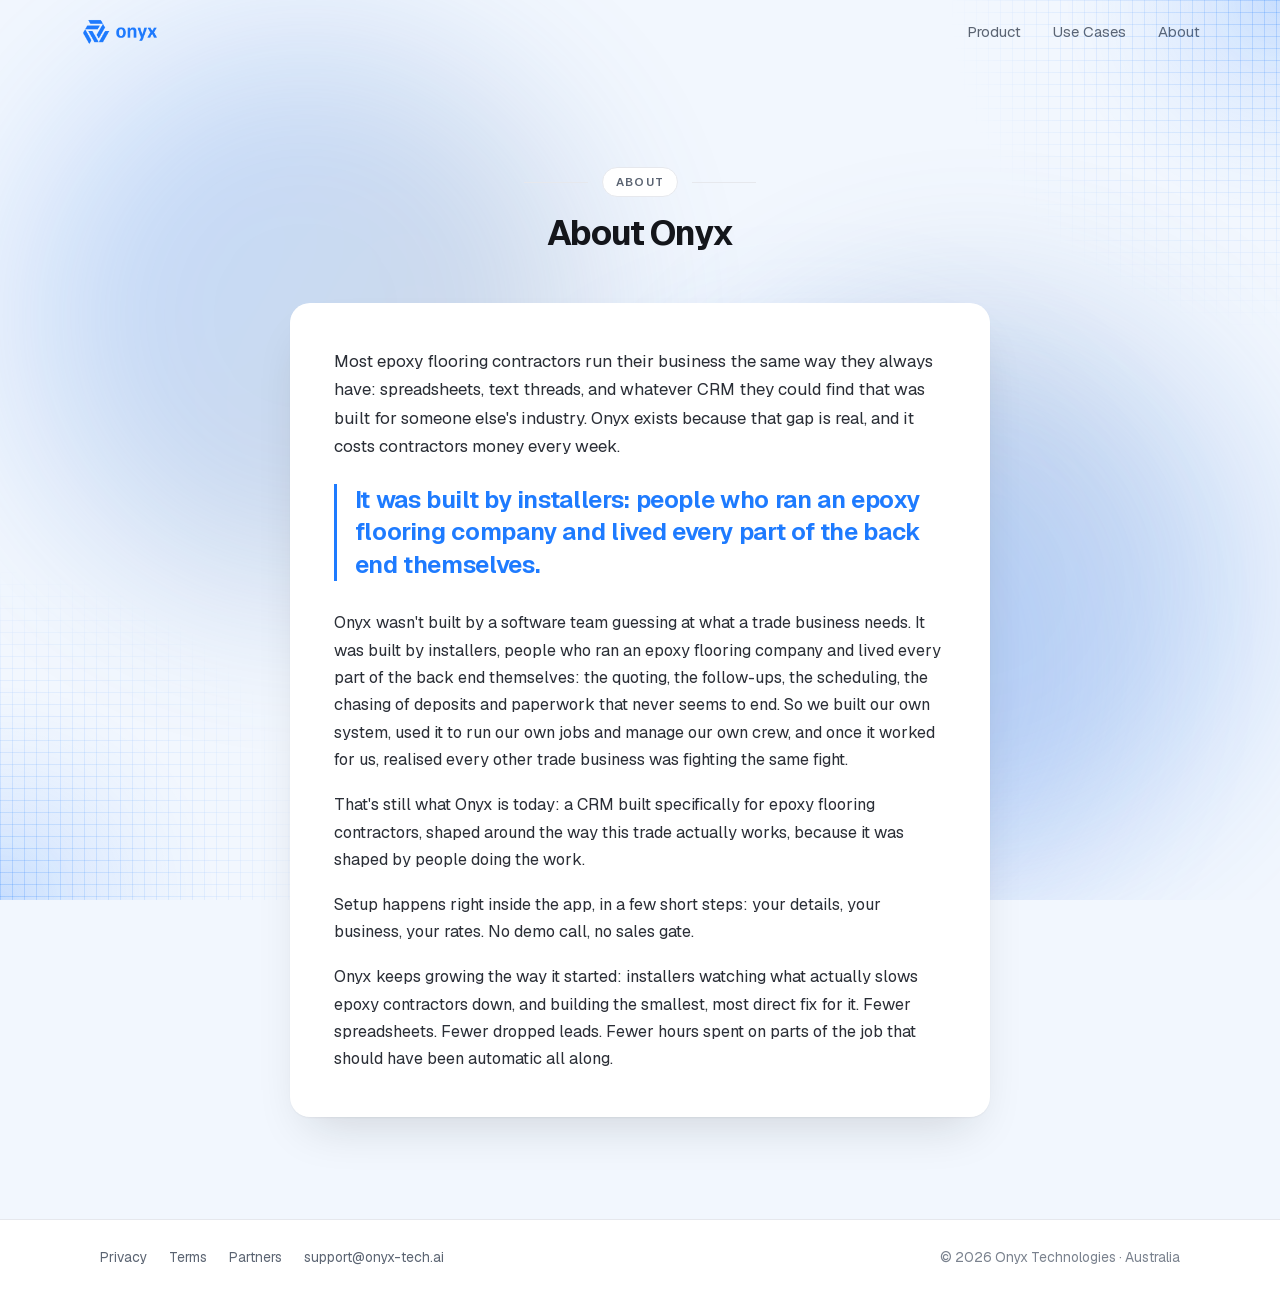
<file: about/index.html>
<!doctype html>
<html lang="en">
<head>
<meta charset="utf-8">
<meta name="viewport" content="width=device-width, initial-scale=1, viewport-fit=cover">
<title>About · Onyx</title>
<meta name="description" content="Why Onyx exists and who built it: a CRM for epoxy flooring contractors, built by installers who ran their own epoxy business.">
<link rel="icon" type="image/png" href="[data-uri]">
<link rel="apple-touch-icon" href="[data-uri]">
<meta name="theme-color" content="#F2F7FE">
<meta property="og:type" content="website">
<meta property="og:title" content="About · Onyx">
<meta property="og:description" content="Quote coatings in minutes and run every job to paid. Join the founding 500 and lock in 50% off onyx for life.">
<meta property="og:url" content="https://onyx-tech.ai/about/">
<meta property="og:site_name" content="onyx OS">
<meta property="og:image" content="https://onyx-tech.ai/og-image.png">
<meta property="og:image:width" content="1024">
<meta property="og:image:height" content="1024">
<meta property="og:image:alt" content="onyx">
<meta name="twitter:card" content="summary">
<meta name="twitter:image" content="https://onyx-tech.ai/og-image.png">
<meta name="twitter:title" content="About · Onyx">
<meta name="twitter:description" content="Join the founding 500 and lock in 50% off onyx for life.">
<style>
@font-face{font-family:'Geist';font-style:normal;font-weight:100 900;font-display:swap;src:url([data-uri]) format('woff2')}
@font-face{font-family:'Fragment Mono';font-style:normal;font-weight:400;font-display:swap;src:url([data-uri]) format('woff2')}






:root{
  /* brand tokens (source of truth) */
  --onyx-ink:#14161B;
  --onyx-blue:#1E7BFF;
  --onyx-paper:#F4F5F7;
  --onyx-surface:#0B0D12;

  /* all-white theme — white ground; blue / black / grey carry all emphasis */
  color-scheme:light;
  --ground:#FFFFFF;
  --page-base:#F2F7FE;   /* what iOS extends into the safe areas */
  --text:var(--onyx-ink);
  --muted:#5B6472;
  --subtle:#F1F3F6;
  --card:#FFFFFF;
  --line:#E6E8ED;
  --accent:var(--onyx-blue);
  --accent-press:#1665E0;
  --band-bg:#FFFFFF;
  --band-text:var(--onyx-ink);
  --band-muted:#5B6472;
  --band-line:#E6E8ED;
  --shadow:0 1px 2px rgba(20,22,27,.04), 0 12px 32px -12px rgba(20,22,27,.10);
  --shadow-lg:0 1px 2px rgba(20,22,27,.05), 0 24px 50px -18px rgba(20,22,27,.16);

  --display:'Geist',ui-sans-serif,system-ui,-apple-system,'Segoe UI',sans-serif;
  --body:'Geist',ui-sans-serif,system-ui,-apple-system,'Segoe UI',sans-serif;
  --mono:'Fragment Mono',ui-monospace,'SF Mono',Menlo,Consolas,monospace;

}
/* Deliberately single-theme (all white). No dark override, so it stays white for every viewer. */

*{box-sizing:border-box}
/* the page paints into the iOS safe areas (viewport-fit=cover), so html carries the
   same base as body — otherwise overscroll and the status/home-indicator bands
   fall back to plain white */
html{scroll-behavior:smooth;background:var(--page-base);min-height:100%}
@media (prefers-reduced-motion:reduce){html{scroll-behavior:auto}}
body{
  margin:0;background:var(--page-base);color:var(--text);
  font-family:var(--body);font-size:1.0625rem;line-height:1.6;
  -webkit-font-smoothing:antialiased;text-rendering:optimizeLegibility;
}
.wrap{width:min(1120px,92vw);margin-inline:auto}
section{padding-block:clamp(4rem,9vw,7rem)}
h1,h2,h3{font-family:var(--display);font-weight:700;letter-spacing:-0.03em;line-height:1.05;text-wrap:balance;margin:0}
p{margin:0}
a{color:inherit}
.eyebrow{font-family:var(--mono);font-weight:500;font-size:.75rem;letter-spacing:.16em;text-transform:uppercase;color:var(--muted)}
.lede{font-size:clamp(1.05rem,1.6vw,1.25rem);color:var(--muted);max-width:36ch}

/* buttons */
.btn{
  display:inline-flex;align-items:center;gap:.5rem;font-family:var(--body);font-weight:600;font-size:.975rem;
  padding:.72rem 1.15rem;border-radius:10px;border:1px solid transparent;cursor:pointer;text-decoration:none;
  transition:transform .12s ease, background .15s ease, border-color .15s ease;
}
.btn-primary{background:var(--accent);color:#fff}
.btn-primary:hover{background:var(--accent-press);transform:translateY(-1px)}
.btn-ghost{background:transparent;color:var(--text);border-color:var(--line)}
.btn-ghost:hover{border-color:var(--text);transform:translateY(-1px)}
.btn:focus-visible,a:focus-visible{outline:2px solid var(--accent);outline-offset:3px}

/* nav */
header.nav{position:sticky;top:0;z-index:50;padding-top:env(safe-area-inset-top,0px);background:transparent;border-bottom:1px solid transparent;transition:border-color .2s ease,background-color .2s ease}
/* Transparent at rest so the gradient runs to the top edge. Alex's fix is kept for the
   scrolled state: iOS renders backdrop-blur weakly, so go fully opaque once content
   actually passes under the bar, otherwise the headline ghosts through. */
header.nav.scrolled{background:var(--ground)}
/* mobile: no opaque bar — let the background run to the top edge. The nav scrolls
   away with the page instead of sticking, so nothing ghosts under the logo. */
@media (max-width:900px){
  header.nav,header.nav.scrolled{position:static;background:transparent;backdrop-filter:none;border-bottom-color:transparent}
}
header.nav.scrolled{border-bottom-color:var(--line)}
.nav-in{display:flex;align-items:center;justify-content:space-between;height:64px;gap:1.5rem}
.nav-links{display:flex;gap:clamp(1.1rem,2.5vw,2rem);list-style:none;margin:0;padding:0}
.nav-links a{font-family:var(--body);font-size:.87rem;color:var(--muted);text-decoration:none;transition:color .15s ease}
.nav-links a:hover{color:var(--text)}
@media(max-width:640px){.nav-links{display:none}}
.wordmark{font-family:var(--display);font-weight:700;font-size:1.35rem;letter-spacing:-0.04em;text-decoration:none;color:var(--text)}
.wordmark .x{color:var(--accent)}
.nav-links{display:flex;gap:2rem;align-items:center}
.nav-links a{font-size:.94rem;color:var(--muted);text-decoration:none;transition:color .15s ease}
.nav-links a:hover{color:var(--text)}
.nav-cta{display:flex;align-items:center;gap:.75rem}
@media (max-width:760px){.nav-links{display:none}}

/* hero */
.hero{padding-top:clamp(3rem,6vw,5rem)}
.hero-grid{display:grid;grid-template-columns:1.05fr .95fr;gap:clamp(2rem,5vw,4.5rem);align-items:center}
@media (max-width:900px){.hero-grid{grid-template-columns:1fr;gap:2.5rem}}
.hero h1{font-size:clamp(2.5rem,5.6vw,4.15rem);margin-top:0}
.hero .lede{margin-top:1.4rem;font-size:clamp(1.08rem,1.7vw,1.32rem);max-width:44ch;line-height:1.5}
.hero-cta{display:flex;gap:.85rem;margin-top:2rem;flex-wrap:wrap}
.reassure{display:flex;align-items:center;gap:.6rem;margin-top:1.15rem;font-family:var(--mono);font-size:.8rem;color:var(--muted)}
.reassure .dot{width:6px;height:6px;border-radius:50%;background:var(--accent);flex:none}
.wl-proof{display:flex;flex-direction:column;align-items:center;gap:.9rem;margin-top:1.6rem}
.wl-proof .avatars{display:flex;flex:none}
.wl-proof .avatars span{width:30px;height:30px;border-radius:50%;background:var(--card);border:1px solid var(--line);margin-left:-9px;display:grid;place-items:center;font-family:var(--display);font-weight:700;font-size:.66rem;color:var(--muted);box-shadow:var(--shadow)}
.wl-proof .avatars span:first-child{margin-left:0}
.wl-proof .avatars span.more{background:var(--accent);color:#fff;border-color:transparent}
.wl-proof .wl-text{font-family:var(--display);font-size:clamp(1.25rem,2.4vw,1.7rem);line-height:1.25;letter-spacing:-.02em;color:var(--text);font-weight:500}
.wl-proof .wl-text b{color:var(--accent);font-weight:700;font-size:1.1em;font-variant-numeric:tabular-nums}
.wl-proof .ns{color:var(--muted)}

/* opt-in form — appearance only. Layout lives in ONE place (the .hero-form /
   .hf-grid block below); no competing display/flex rules up here. */
.hero-form input{font-family:var(--body);font-size:1rem;padding:.82rem 1rem;border-radius:11px;border:1px solid var(--line);background:var(--card);color:var(--text);box-shadow:var(--shadow);min-width:0;width:100%}
.hero-form input::placeholder{color:var(--muted)}
.hero-form input[aria-invalid="true"]{border-color:#F0663C}
.hero-form input:focus-visible{outline:2px solid var(--accent);outline-offset:2px}
.hero-form .btn{padding-inline:1.45rem}

/* unique attention device — branded highlighter swipe on key phrases */
.hl{background-image:linear-gradient(color-mix(in srgb,var(--accent) 26%, transparent),color-mix(in srgb,var(--accent) 26%, transparent));background-repeat:no-repeat;background-position:0 82%;background-size:0% .52em;transition:background-size .7s cubic-bezier(.22,1,.36,1);padding:0 .05em;-webkit-box-decoration-break:clone;box-decoration-break:clone}
.hl.lit{background-size:100% .52em}
@media (prefers-reduced-motion:reduce){.hl{transition:none}}

/* centered single-fold hero (kinso-style format) */
/* pulled up under the transparent nav so the block centres on the true viewport
   centre rather than the centre of the space below the bar */
.hero{min-height:100dvh;display:grid;place-items:center;padding:clamp(.75rem,2.5vh,2rem) 0}
.hero-inner{width:min(720px,92vw);margin-inline:auto;text-align:center;display:flex;flex-direction:column;align-items:center}
.hero-inner .eyebrow{font-size:.8rem}
.hero-inner h1{font-size:clamp(2.4rem,6vw,4.1rem);margin-top:1.25rem;max-width:16ch}
.hero-inner .lede{margin-top:1.5rem;max-width:56ch;font-size:clamp(1.05rem,1.7vw,1.3rem);color:var(--muted);line-height:1.55}
.hero-inner .wl-proof{margin-top:2rem;justify-content:center}
.hero-form{display:flex;flex-direction:column;gap:.6rem;width:100%;max-width:34rem;margin-inline:auto}
.hf-grid{display:grid;grid-template-columns:1fr 1fr;gap:.6rem}
.hf-grid input{min-width:0;width:100%}
@media (max-width:560px){.hf-grid{grid-template-columns:1fr}}
.hero-form>.btn{width:100%;justify-content:center;padding-block:.85rem}
.hero-join{margin-top:1.7rem;padding:.9rem 1.9rem;font-size:1rem;gap:.5rem}
.hero-join svg{width:1.05em;height:1.05em;flex:none;transition:transform .25s ease}
.hero-join:hover svg{transform:translateX(3px)}
@media (prefers-reduced-motion:reduce){.hero-join svg{transition:none}.hero-join:hover svg{transform:none}}

/* separate lead-form "page" (routed via #join), same design system */
.join-view{display:none;position:relative;z-index:1}
/* apply page is a fixed full-screen view — no scrolling */
body.route-join{overflow:hidden;height:100dvh}
.join-view,.thanks-view{padding-bottom:env(safe-area-inset-bottom,0px)}
body.route-join #top{display:none}
/* centred on the full viewport: nav sits in flow above, so pull up by its height
   plus the status-bar inset or the block lands low by half the nav */
body.route-join .join-view{display:grid;place-items:center;min-height:100dvh;padding:clamp(1rem,4vh,3rem) 0}
body.route-join .nav-cta{visibility:hidden}
.join-inner{width:min(560px,92vw);margin-inline:auto;text-align:center;display:flex;flex-direction:column;align-items:center;position:relative}
.join-back{align-self:center;font-family:var(--mono);font-size:.74rem;letter-spacing:.04em;text-transform:uppercase;color:var(--muted);text-decoration:none;margin-bottom:3.3rem}
.join-back:hover{color:var(--text)}
.join-inner h1{font-size:clamp(2rem,4.6vw,2.9rem);margin-top:1.1rem;letter-spacing:-.035em}
.join-inner .lede{margin-top:1rem;max-width:46ch;color:var(--muted);font-size:1.05rem;line-height:1.55}
.join-inner .hero-form{margin-top:1.9rem}
.join-inner .wl-done{margin-top:1.6rem}
.join-inner .offer-line{margin-top:1.15rem;font-size:.85rem;color:var(--muted)}
@keyframes joinIn{from{opacity:0;transform:translateY(12px)}to{opacity:1;transform:none}}
body.route-join .join-inner{animation:joinIn .45s ease both}
@media (prefers-reduced-motion:reduce){body.route-join .join-inner,body.route-thanks .join-inner{animation:none}}
.form-error{margin-top:1rem;font-size:.9rem;font-weight:500;color:#C0362C}

/* thanks "page" (routed via #thanks) */
.thanks-view{display:none;position:relative;z-index:1}
body.route-thanks #top{display:none}
body.route-thanks .join-view{display:none}
/* centred on the full viewport: nav sits in flow above, so pull up by its height
   plus the status-bar inset or the block lands low by half the nav */
body.route-thanks .thanks-view{display:grid;place-items:center;min-height:100dvh;padding:clamp(1rem,4vh,3rem) 0}
body.route-thanks .join-inner{animation:joinIn .45s ease both}
.thanks-cta{display:flex;flex-direction:column;gap:.7rem;margin-top:2rem;width:100%;max-width:22rem}
.thanks-cta .btn{width:100%;justify-content:center;padding-block:.85rem}
/* longer congratulations headline needs a smaller size and a wider measure */
.join-inner h1.thanks-h1{font-size:clamp(1.6rem,3.2vw,2.25rem);line-height:1.2;max-width:24ch;color:var(--text)}
.join-inner h1.thanks-h1 .accent{color:var(--accent);font-weight:inherit}
.thanks-view .lede{color:var(--text)}

.hero-inner .wl-done{margin-top:1.4rem;text-align:center}
.hero-inner .offer-line{margin-top:1.15rem;font-size:.9rem;color:var(--muted)}
.pop{color:var(--accent);font-weight:600}

/* subtle polish (kinso-restrained) */
.badge{display:inline-flex;align-items:center;gap:.55rem;font-family:var(--mono);font-size:.72rem;letter-spacing:.05em;text-transform:uppercase;color:var(--muted);background:var(--card);border:1px solid var(--line);padding:.44rem .85rem .44rem .72rem;border-radius:999px;box-shadow:var(--shadow)}
/* confirmation pill reads as brand, not muted chrome */
.thanks-view .badge{color:var(--accent);border-color:var(--accent)}
.badge-dot{width:7px;height:7px;border-radius:50%;background:var(--accent);flex:none;animation:badgePulse 2.6s ease-out infinite}
@keyframes pillarScroll{from{transform:translate3d(0,0,0)}to{transform:translate3d(-50%,0,0)}}
@media (prefers-reduced-motion:reduce){.pillar-track{animation:none;justify-content:center}.pillar-track .pillar-dup{display:none}}
@keyframes badgePulse{0%{box-shadow:0 0 0 0 color-mix(in srgb,var(--accent) 55%,transparent)}70%{box-shadow:0 0 0 7px transparent}100%{box-shadow:0 0 0 0 transparent}}
@media (prefers-reduced-motion:reduce){.badge-dot{animation:none}}
.hero-inner h1{letter-spacing:-.035em}
.hero-inner .lede{max-width:52ch}
/* refined opt-in form */
.hero-form input{border-radius:12px;transition:border-color .15s ease, box-shadow .15s ease}
.hero-form input:focus-visible{border-color:var(--accent)}

/* phone field: country selector sits inside the same bordered box as the number */
.phone-field{display:flex;align-items:stretch;border:1px solid var(--line);border-radius:12px;background:var(--card);box-shadow:var(--shadow);overflow:hidden;transition:border-color .15s ease}
.phone-field select{flex:none;border:0;border-right:1px solid var(--line);background:transparent;font-family:var(--body);font-size:1rem;color:var(--text);padding:.82rem .5rem .82rem .85rem;cursor:pointer;appearance:none;-webkit-appearance:none;
  background-image:url("data:image/svg+xml,%3Csvg xmlns='http://www.w3.org/2000/svg' viewBox='0 0 24 24' fill='none' stroke='%235B6472' stroke-width='2.5' stroke-linecap='round' stroke-linejoin='round'%3E%3Cpath d='m6 9 6 6 6-6'/%3E%3C/svg%3E");
  background-repeat:no-repeat;background-position:right .5rem center;background-size:.85em;padding-right:1.9rem}
.phone-field input{border:0;border-radius:0;box-shadow:none;background:transparent;flex:1}
.phone-field input:focus-visible{outline:none;border:0}
.phone-field:focus-within{border-color:var(--accent);box-shadow:0 0 0 2px rgba(30,123,255,.18)}
/* invalid state — red outline on the whole control */
.phone-field[data-invalid="true"],.hero-form input[aria-invalid="true"]{border-color:#D93025;box-shadow:0 0 0 2px rgba(217,48,37,.14)}
.btn-primary{box-shadow:0 1px 2px rgba(30,123,255,.18)}
.btn-primary:hover{box-shadow:0 8px 20px -6px rgba(30,123,255,.4);transform:translateY(-1px) scale(1.01)}
/* gentle entrance stagger for the single fold */
.hero-inner>.reveal:nth-child(1){transition-delay:0ms}     /* headline */
.hero-inner>.reveal:nth-child(2){transition-delay:180ms}   /* subheadline */
.hero-inner>.reveal:nth-child(3){transition-delay:340ms}   /* social proof */
.hero-inner>.reveal:nth-child(4){transition-delay:460ms}   /* CTA button */
.hero-inner>.reveal:nth-child(5){transition-delay:560ms}   /* offer line */
@media (prefers-reduced-motion:reduce){.hero-inner>.reveal{transition-delay:0ms}}
/* directional stagger: headline enters from the left, subheadline from the right */
.hero-inner h1.reveal{transform:translateX(-38px)}
.hero-inner .lede.reveal{transform:translateX(38px)}
.hero-inner h1.reveal.in,.hero-inner .lede.reveal.in{transform:none}
@media (prefers-reduced-motion:reduce){.hero-inner h1.reveal,.hero-inner .lede.reveal{transform:none}}

/* hero: two-column on desktop (copy + product visual), collapses to a single
   centred column at 900px — see the max-width:900px block below */
.hero-grid2{width:min(1320px,94vw);margin-inline:auto;display:grid;grid-template-columns:1fr 1.15fr;gap:clamp(2rem,5vw,4rem);align-items:center}
.hero-copy{text-align:left;display:flex;flex-direction:column;align-items:flex-start;min-width:0}
.hero-copy h1{font-size:clamp(2.15rem,4.4vw,3.6rem);letter-spacing:-.035em;line-height:1.04;max-width:22ch}
.hero-copy h1 .accent{color:var(--accent);font-weight:inherit}
.hero-copy .hero-sub{margin-top:1rem;font-family:var(--display);font-weight:500;font-size:clamp(1.08rem,1.9vw,1.4rem);letter-spacing:-.015em;color:var(--text)}
.hero-copy .lede{margin-top:1.35rem;max-width:56ch;color:var(--text);font-size:clamp(.98rem,1.35vw,1.1rem);line-height:1.6}
.hero-copy .lede b{color:var(--text);font-weight:600}
/* body copy under the lede */
.hero-body{margin-top:1.1rem;display:flex;flex-direction:column;align-items:center;gap:.85rem}
.hero-body p{margin:0;max-width:64ch;color:var(--text);font-size:clamp(.98rem,1.35vw,1.1rem);line-height:1.6}
.hero-body b{font-weight:600}
/* the word "onyx" set as the wordmark itself — sized to sit on the text baseline */
.inline-wordmark{height:.72em;width:auto;display:inline-block;vertical-align:-.18em}
/* capability row — blue ticks, pipe separators, AI credit underneath */
/* min-width:0 stops the max-content marquee track forcing these boxes wide */
.hero-pillars{margin-top:1.4rem;width:100%;min-width:0}
.pillar-row{display:flex;flex-wrap:wrap;justify-content:flex-start;align-items:center;gap:.5rem .85rem;list-style:none;margin:0;padding:0}
.pillar-row li{display:inline-flex;align-items:center;gap:.4rem;font-family:var(--display);font-weight:500;font-size:clamp(.95rem,1.45vw,1.1rem);color:var(--text);white-space:nowrap}
.pillar-row li svg{width:.95em;height:.95em;flex:none;color:var(--accent)}
.pillar-viewport{overflow:visible;width:100%;min-width:0}
.pillar-track{display:flex;justify-content:center}
.pillar-track .pillar-dup{display:none}
.pillar-row li:not(:last-child)::after{content:"|";margin-left:.85rem;color:var(--accent);font-weight:400}
/* phone: let copy fill each line instead of breaking where desktop wants it,
   and pull the stack together — desktop spacing is untouched */
@media (max-width:520px){
  .hero-body br{display:none}
  .hero-body p{line-height:1.5}
  .hero-copy .hero-sub{margin-top:.65rem}
  .hero-copy .lede{margin-top:1.6rem;line-height:1.5}
  .hero-body{margin-top:.7rem}
  .hero-pillars{margin-top:1.7rem}
  .hero-copy .wl-proof{margin-top:1.05rem}
  .hero-copy .hero-join{margin-top:1.05rem}
  .hero-copy .offer-line{margin-top:.8rem}
}
/* phone: all five pillars hold one line — separators drop, type scales with viewport */
@media (max-width:520px){
  .pillar-row li:not(:last-child)::after{display:none}
  .pillar-viewport{overflow:hidden}
  .pillar-track{width:max-content;justify-content:flex-start;animation:pillarScroll 20s linear infinite}
  .pillar-track .pillar-dup{display:flex}
  /* trailing pad equals the item gap so each set is exactly half the track */
  .pillar-row{flex-wrap:nowrap;gap:1.6rem;padding-right:1.6rem}
  .pillar-row li{font-size:clamp(.95rem,4vw,1.15rem);gap:.3rem}
  .pillar-row li svg{width:.95em;height:.95em}
}
.hero-copy .wl-proof{margin-top:1.8rem;justify-content:center}
.hero-copy .hero-join{margin-top:1.5rem}
.hero-copy .offer-line{margin-top:1.1rem;font-size:.88rem;color:var(--muted);text-align:center}
.offer-line .offer-sub{color:var(--muted)}
.hero-copy>.reveal:nth-child(1){transition-delay:0ms}
.hero-copy>.reveal:nth-child(2){transition-delay:120ms}
.hero-copy>.reveal:nth-child(3){transition-delay:240ms}
.hero-copy>.reveal:nth-child(4){transition-delay:340ms}
.hero-copy>.reveal:nth-child(5){transition-delay:440ms}
.hero-copy>.reveal:nth-child(6){transition-delay:530ms}
.hero-copy>.reveal:nth-child(7){transition-delay:610ms}
.hero-copy>.reveal:nth-child(8){transition-delay:690ms}
@media (prefers-reduced-motion:reduce){.hero-copy>.reveal{transition-delay:0ms}}
/* hero product visual: the real dashboard screenshot in an elevated frame,
   with the real mobile screenshot overlapping bottom-left and three "live
   activity" notification cards overlapping top-right — kinso-style, built
   from Onyx's own product and real integration icons rather than a mockup. */
.hero-visual{position:relative;min-width:0}
.hero-visual-frame{border-radius:20px;border:1px solid var(--line);box-shadow:var(--shadow-lg);overflow:hidden}
.hero-visual-img{display:block;width:100%;height:auto}
.hero-visual-phone{position:absolute;left:-9%;bottom:-14%;width:27%;min-width:130px;z-index:3;filter:drop-shadow(0 18px 30px rgba(15,23,42,.16))}
.hero-note{position:absolute;z-index:4;display:flex;align-items:flex-start;gap:.6rem;width:250px;max-width:60vw;background:var(--card);border:1px solid var(--line);border-radius:14px;box-shadow:var(--shadow-lg);padding:.7rem .9rem}
.hero-note-icon{width:26px;height:26px;flex:none;border-radius:7px;background:var(--subtle);padding:5px;object-fit:contain}
.hero-note-text{min-width:0}
.hero-note-title{margin:0;font-size:.82rem;font-weight:600;color:var(--text);line-height:1.3}
.hero-note-sub{margin:.1rem 0 0;font-size:.76rem;color:var(--muted);line-height:1.3}
.hero-note-time{margin-left:auto;flex:none;font-size:.68rem;color:var(--muted)}
.hero-note-1{top:-5%;right:-2%}
.hero-note-2{top:24%;right:-2%}
.hero-note-3{top:53%;right:-2%}
@media (max-width:900px){
  .hero-grid2{grid-template-columns:1fr;width:min(640px,92vw)}
  .hero-copy{align-items:center;text-align:center}
  .hero-copy .wl-proof{justify-content:center}
  .hero-copy h1{max-width:16ch}
  .pillar-row{justify-content:center}
  /* full floating-card composition is a desktop flourish; mobile gets just
     the phone screenshot, centred, so the hero stays quick and uncluttered */
  .hero-visual{margin-top:2.4rem}
  .hero-visual-frame,.hero-note{display:none}
  .hero-visual-phone{position:static;display:block;width:min(230px,60vw);margin-inline:auto;filter:drop-shadow(0 14px 22px rgba(15,23,42,.14))}
}

/* ambient floating gradient blobs (brand blue + slate, very subtle) */
.gradient-bg{position:fixed;inset:0;z-index:0;pointer-events:none;overflow:hidden}
.blob{position:absolute;width:35rem;height:35rem;border-radius:50%;filter:blur(85px);opacity:.23;will-change:transform}
.blob-1{background:linear-gradient(120deg,var(--onyx-blue),#64748B);top:4%;left:2%;animation:blob1 16s ease-in-out infinite}
.blob-2{background:linear-gradient(120deg,#64748B,var(--onyx-blue));bottom:4%;right:2%;animation:blob2 20s ease-in-out infinite}
.blob-3{background:linear-gradient(120deg,var(--onyx-blue),#93B4FF);top:42%;left:42%;animation:blob3 24s ease-in-out infinite}
@keyframes blob1{0%,100%{transform:translate(0,0) scale(1)}50%{transform:translate(90px,55px) scale(1.15)}}
@keyframes blob2{0%,100%{transform:translate(0,0) scale(1)}50%{transform:translate(-90px,-55px) scale(1.2)}}
@keyframes blob3{0%,100%{transform:translate(0,0) scale(1)}50%{transform:translate(45px,-90px) scale(1.1)}}
@media (max-width:640px){.blob{width:22rem;height:22rem;filter:blur(70px)}}
@media (prefers-reduced-motion:reduce){.blob{animation:none!important}}

/* decorative corner grids (blue, subtle) — bottom-left + top-right */
main{position:relative;z-index:1}
.grid-deco{position:fixed;z-index:0;pointer-events:none;width:min(46vw,460px);height:min(46vw,460px);
  background-image:
    linear-gradient(to right, color-mix(in srgb,var(--accent) 22%, transparent) 1px, transparent 1px),
    linear-gradient(to bottom, color-mix(in srgb,var(--accent) 22%, transparent) 1px, transparent 1px),
    radial-gradient(68% 68% at var(--corner,100% 0%), color-mix(in srgb,var(--accent) 20%, transparent) 0%, transparent 70%);
  background-size:12px 12px, 12px 12px, 100% 100%}
.grid-tr{--corner:100% 0%;top:0;right:0;
  -webkit-mask-image:radial-gradient(120% 120% at 100% 0%, #000 0%, transparent 60%);
  mask-image:radial-gradient(120% 120% at 100% 0%, #000 0%, transparent 60%)}
.grid-bl{--corner:0% 100%;bottom:0;left:0;
  -webkit-mask-image:radial-gradient(120% 120% at 0% 100%, #000 0%, transparent 60%);
  mask-image:radial-gradient(120% 120% at 0% 100%, #000 0%, transparent 60%)}
@media (max-width:640px){.grid-deco{width:66vw;height:66vw}}

/* product card (hero visual) */
.mock{background:var(--card);border:1px solid var(--line);border-radius:16px;box-shadow:var(--shadow-lg);overflow:hidden}
.mock-top{display:flex;align-items:center;justify-content:space-between;padding:.9rem 1.1rem;border-bottom:1px solid var(--line)}
.mock-top .mt-l{display:flex;align-items:center;gap:.55rem;font-family:var(--display);font-weight:700;font-size:.95rem;letter-spacing:-.03em}
.mock-top .mt-l .x{color:var(--accent)}
.mock-top .mt-r{font-family:var(--mono);font-size:.72rem;color:var(--muted)}
.pipeline{display:flex;gap:.4rem;padding:1rem 1.1rem .35rem}
.stage{flex:1;text-align:center;font-family:var(--mono);font-size:.62rem;letter-spacing:.04em;text-transform:uppercase;color:var(--muted);padding-bottom:.5rem;border-bottom:2px solid var(--line);position:relative}
.stage.done{color:var(--text);border-bottom-color:var(--text)}
.stage.active{color:var(--accent);border-bottom-color:var(--accent)}
.job{display:flex;align-items:center;gap:.85rem;padding:.85rem 1.1rem;border-bottom:1px solid var(--line)}
.job:last-child{border-bottom:0}
.job .avatar{width:34px;height:34px;border-radius:8px;background:var(--subtle);border:1px solid var(--line);display:grid;place-items:center;font-family:var(--display);font-weight:700;font-size:.82rem;flex:none}
.job .jb{flex:1;min-width:0}
.job .jb .name{font-weight:600;font-size:.92rem;white-space:nowrap;overflow:hidden;text-overflow:ellipsis}
.job .jb .meta{font-family:var(--mono);font-size:.72rem;color:var(--muted)}
.job .amt{font-family:var(--mono);font-weight:500;font-size:.85rem;font-variant-numeric:tabular-nums}
.chip{font-family:var(--mono);font-size:.66rem;letter-spacing:.04em;text-transform:uppercase;padding:.22rem .5rem;border-radius:6px;border:1px solid var(--line);color:var(--muted)}
.chip.paid{color:var(--accent);border-color:color-mix(in srgb,var(--accent) 40%, var(--line))}

/* section heading block */
.sec-head{max-width:52ch}
.sec-head h2{font-size:clamp(1.9rem,3.4vw,2.7rem);margin-top:.9rem}
.sec-head p{margin-top:1rem;color:var(--muted);font-size:1.08rem}

/* feature grid */
.features{display:grid;grid-template-columns:repeat(4,1fr);gap:1rem;margin-top:3rem}
@media (max-width:900px){.features{grid-template-columns:repeat(2,1fr)}}
@media (max-width:520px){.features{grid-template-columns:1fr}}
.feat{background:var(--card);border:1px solid var(--line);border-radius:14px;padding:1.5rem 1.4rem;box-shadow:var(--shadow);transition:transform .15s ease, box-shadow .15s ease}
.feat:hover{transform:translateY(-3px);box-shadow:var(--shadow-lg)}
.feat-wedge{border-top:2px solid var(--accent);position:relative}
.feat-wedge .wedge-tag{position:absolute;top:-.7rem;left:1.4rem;background:var(--accent);color:#fff;font-family:var(--mono);font-size:.6rem;letter-spacing:.12em;text-transform:uppercase;padding:.2rem .5rem;border-radius:5px}
.feat .ico{width:26px;height:26px;color:var(--text)}
.feat h3{font-size:1.18rem;margin-top:1.1rem;letter-spacing:-.02em}
.feat p{margin-top:.5rem;font-size:.96rem;color:var(--muted);line-height:1.5}

/* steps */
.steps{display:grid;grid-template-columns:repeat(3,1fr);gap:1.75rem;margin-top:3rem}
@media (max-width:760px){.steps{grid-template-columns:1fr;gap:1.25rem}}
.step{border-top:2px solid var(--line);padding-top:1.1rem}
.step .num{font-family:var(--mono);font-weight:500;font-size:.78rem;color:var(--accent);letter-spacing:.1em}
.step h3{font-size:1.22rem;margin-top:.7rem;letter-spacing:-.02em}
.step p{margin-top:.55rem;color:var(--muted);font-size:.98rem}

/* founder / credibility */
.creed{display:grid;grid-template-columns:.9fr 1.1fr;gap:clamp(2rem,5vw,4rem);align-items:center}
@media (max-width:820px){.creed{grid-template-columns:1fr;gap:1.75rem}}
.creed blockquote{margin:0;font-family:var(--display);font-weight:700;letter-spacing:-.03em;line-height:1.15;font-size:clamp(1.6rem,3vw,2.3rem);text-wrap:balance}
.creed .attrib{margin-top:1.5rem;display:flex;align-items:center;gap:.75rem}
.creed .attrib .a-mark{width:40px;height:40px;border-radius:10px;background:var(--onyx-ink);color:#fff;display:grid;place-items:center;font-family:var(--display);font-weight:700;flex:none}
.creed .attrib .a-t{font-size:.92rem}
.creed .attrib .a-t b{font-weight:600}
.creed .attrib .a-t span{color:var(--muted)}
.creed .body p{color:var(--muted);font-size:1.05rem}
.creed .body p + p{margin-top:1rem}

/* foundation band */
.band{background:var(--band-bg);color:var(--band-text)}
.band .wrap{display:grid;grid-template-columns:1.1fr .9fr;gap:clamp(2rem,5vw,4rem);align-items:center;border:1px solid var(--line);border-radius:22px;padding:clamp(1.75rem,4vw,3.25rem);box-shadow:var(--shadow-lg);background:var(--card)}
@media (max-width:820px){.band .wrap{grid-template-columns:1fr;gap:2rem}}
.band .eyebrow{color:var(--band-muted)}
.band h2{color:var(--band-text);font-size:clamp(2rem,4vw,3rem);margin-top:1rem}
.band h2 .n{color:var(--accent)}
.band .sub{color:var(--band-muted);margin-top:1.1rem;font-size:1.08rem;max-width:40ch}
.counter{background:var(--subtle);border:1px solid var(--line);border-radius:16px;padding:1.75rem}
.counter .clabel{font-family:var(--mono);font-size:.72rem;letter-spacing:.14em;text-transform:uppercase;color:var(--band-muted)}
.counter .big{font-family:var(--display);font-weight:700;letter-spacing:-.04em;font-size:clamp(2.6rem,6vw,3.6rem);margin-top:.5rem;line-height:1}
.counter .big .slash{color:var(--band-muted)}
.meter{height:8px;border-radius:99px;background:color-mix(in srgb,var(--band-text) 12%, transparent);margin-top:1.1rem;overflow:hidden}
.meter i{display:block;height:100%;width:0;background:var(--accent);border-radius:99px;transition:width 1.2s cubic-bezier(.22,1,.36,1)}
.counter .foot{font-family:var(--mono);font-size:.74rem;color:var(--band-muted);margin-top:.9rem;display:flex;justify-content:space-between}
.band-cta{margin-top:1.75rem;display:flex;gap:.85rem;flex-wrap:wrap}
.band .btn-ghost{color:var(--band-text);border-color:var(--band-line)}
.band .btn-ghost:hover{border-color:var(--band-text)}
.wl-form{display:flex;gap:.6rem;margin-top:1.75rem;flex-wrap:wrap;max-width:34rem}
.wl-form input{flex:1;min-width:220px;font-family:var(--body);font-size:.975rem;padding:.72rem 1rem;border-radius:10px;border:1px solid var(--band-line);background:color-mix(in srgb,var(--band-text) 6%, transparent);color:var(--band-text)}
.wl-form input::placeholder{color:var(--band-muted)}
.wl-form input[aria-invalid="true"]{border-color:#F0663C}
.wl-form input:focus-visible{outline:2px solid var(--accent);outline-offset:2px}
.wl-done{margin-top:1.6rem;font-family:var(--mono);font-size:.9rem;color:var(--text);max-width:44ch;line-height:1.5}
.wl-done b,.wl-done #wlPos{color:var(--accent)}
.wl-under{margin-top:1.1rem;font-size:.85rem;color:var(--band-muted)}
.wl-under b{color:var(--band-text);font-weight:600;font-variant-numeric:tabular-nums}
.wl-under a{color:var(--band-text);text-underline-offset:3px}

/* faq */
.faq{display:grid;grid-template-columns:.7fr 1.3fr;gap:clamp(2rem,5vw,4rem)}
@media (max-width:820px){.faq{grid-template-columns:1fr;gap:1.5rem}}
.faq-list{display:flex;flex-direction:column}
details{border-top:1px solid var(--line);padding:1.2rem 0}
details:last-child{border-bottom:1px solid var(--line)}
summary{list-style:none;cursor:pointer;display:flex;justify-content:space-between;align-items:center;gap:1rem;font-family:var(--display);font-weight:700;letter-spacing:-.02em;font-size:1.1rem}
summary::-webkit-details-marker{display:none}
summary .plus{flex:none;width:20px;height:20px;position:relative;transition:transform .2s ease}
summary .plus::before,summary .plus::after{content:"";position:absolute;background:var(--muted);border-radius:2px}
summary .plus::before{top:9px;left:2px;right:2px;height:2px}
summary .plus::after{left:9px;top:2px;bottom:2px;width:2px;transition:opacity .2s ease}
details[open] summary .plus::after{opacity:0}
details[open] summary .plus{transform:rotate(90deg)}
details p{margin-top:.85rem;color:var(--muted);font-size:1rem;max-width:60ch}

/* footer */
footer{background:var(--band-bg);color:var(--band-text);padding-block:3.5rem;border-top:1px solid var(--line)}
.foot-grid{display:flex;justify-content:space-between;gap:2rem;flex-wrap:wrap;align-items:flex-start}
footer .wordmark{color:var(--band-text)}
footer .tag{color:var(--band-muted);font-size:.92rem;margin-top:.8rem;max-width:30ch}
footer .fcol h4{font-family:var(--mono);font-weight:500;font-size:.72rem;letter-spacing:.14em;text-transform:uppercase;color:var(--band-muted);margin:0 0 .9rem}
footer .fcol a{display:block;color:var(--band-text);text-decoration:none;font-size:.94rem;opacity:.85;margin-bottom:.55rem;transition:opacity .15s ease}
footer .fcol a:hover{opacity:1}
.foot-base{border-top:1px solid var(--band-line);margin-top:2.5rem;padding-top:1.5rem;font-family:var(--mono);font-size:.74rem;color:var(--band-muted);display:flex;justify-content:space-between;gap:1rem;flex-wrap:wrap}

/* scroll reveal */
.reveal{opacity:0;transform:translateY(16px);transition:opacity .6s ease, transform .6s ease}
.reveal.in{opacity:1;transform:none}
@media (prefers-reduced-motion:reduce){.reveal{opacity:1;transform:none;transition:none}}

/* theme toggle */
.tt{background:transparent;border:1px solid var(--line);border-radius:8px;width:34px;height:34px;display:grid;place-items:center;cursor:pointer;color:var(--muted);flex:none}
.tt:hover{color:var(--text);border-color:var(--text)}
.wordmark img.logo-img{height:30px;width:auto;display:block}
@media (max-width:640px){.wordmark img.logo-img{height:26px}}

</style>
</head>
<body>

<style>
/* ── New sections below the hero, 2026-09-07 ──────────────────────────────
   Product, Use Cases, GHL comparison, About, Final CTA. Reuses the page's own
   tokens (--card/--line/--muted/--accent/--shadow), the .wrap width utility,
   the .btn/.btn-primary/.btn-ghost button classes, and the .reveal fade-in
   convention the hero already uses - the existing IntersectionObserver
   (`document.querySelectorAll('.reveal')`, further up this file) picks up
   these elements automatically since it runs after the DOM is parsed. */


/* Eyebrow: a small pill label flanked by rule lines, centred above a section
   heading. Not decoration for its own sake - it gives every section below the
   hero the same quiet visual signature, 2026-09-07. */
.eyebrow{display:flex;align-items:center;justify-content:center;gap:.85rem;margin:0 0 1.1rem}
.eyebrow-line{flex:1;max-width:64px;height:1px;background:var(--line)}
.eyebrow-label{font-family:var(--body);font-size:.72rem;letter-spacing:.1em;font-weight:600;color:var(--muted);border:1px solid var(--line);border-radius:999px;padding:.3rem .85rem;background:var(--card)}

/* Integrations marquee: same technique as .pillar-track above (duplicated
   content + a translateX loop), sized for wordmarks instead of short pills,
   with a soft edge fade so logos dissolve at the viewport edge rather than
   cutting off. Collapses to a static centred row on mobile and under
   prefers-reduced-motion, matching the hero's own pillar row exactly. */
.integrations-viewport{overflow:visible;width:100%}
.integrations-track{display:flex;justify-content:center}
.integrations-track .integrations-dup{display:none}
/* The row (not the track) is what actually needs to wrap - it holds the individual
   marks. Putting flex-wrap on .integrations-track only ever wraps between the two
   duplicated ROWS, never within one, which is what overflowed on mobile: caught
   2026-09-07 by measuring actual bounding boxes at 390px, not assumed fixed by
   matching the hero's own .pillar-row pattern (base wraps; desktop forces nowrap
   so the single continuous line can loop). */
.integrations-row{flex-wrap:wrap;gap:1.5rem 2.5rem}
@media(min-width:641px){
  .integrations-viewport{overflow:hidden;-webkit-mask-image:linear-gradient(to right,transparent,#000 8%,#000 92%,transparent);mask-image:linear-gradient(to right,transparent,#000 8%,#000 92%,transparent)}
  .integrations-track{width:max-content;justify-content:flex-start;gap:3.25rem;animation:integrationsScroll 26s linear infinite}
  .integrations-track .integrations-dup{display:flex;gap:3.25rem}
  .integrations-row{flex-wrap:nowrap;gap:3.25rem}
}
@keyframes integrationsScroll{from{transform:translate3d(0,0,0)}to{transform:translate3d(-50%,0,0)}}
@media(prefers-reduced-motion:reduce){.integrations-track{animation:none;justify-content:center}.integrations-track .integrations-dup{display:none}}
.integration-mark{display:inline-flex;align-items:center;gap:.55rem;font-family:var(--display);font-weight:700;font-size:1.15rem;letter-spacing:-0.02em;white-space:nowrap;opacity:.85;transition:opacity .15s ease}
.integration-icon{width:22px;height:22px;display:block}
.integration-mark:hover{opacity:1}
.integrations-row{display:flex;align-items:center;justify-content:center}

/* Card entrance: smoother and a little richer than .reveal, reserved for actual
   UI cards (.vid-card/.uc-card/.ghl-card/.about-card) rather than headings or
   paragraphs - the ask was "every new card", not every line of text. Shares the
   same IntersectionObserver as .reveal (see the script below); nothing new to
   wire up separately. */
.card-reveal{opacity:0;transform:translateY(26px) scale(.96);filter:blur(5px);transition:opacity .8s cubic-bezier(.16,1,.3,1),transform .8s cubic-bezier(.16,1,.3,1),filter .8s cubic-bezier(.16,1,.3,1)}
.card-reveal.in{opacity:1;transform:none;filter:blur(0)}
.card-reveal:nth-child(1){transition-delay:0ms}
.card-reveal:nth-child(2){transition-delay:90ms}
.card-reveal:nth-child(3){transition-delay:180ms}
.card-reveal:nth-child(4){transition-delay:270ms}
.card-reveal:nth-child(5){transition-delay:360ms}
@media(prefers-reduced-motion:reduce){.card-reveal{opacity:1;transform:none;filter:none;transition:none}}
.below{padding:clamp(3.5rem,8vw,6.5rem) 0}
.below-head{max-width:640px;margin:0 auto clamp(2rem,5vw,3.25rem);text-align:center}
.below-head h2{font-family:var(--display);font-weight:700;font-size:clamp(1.6rem,3.4vw,2.15rem);letter-spacing:-0.03em;margin:0 0 .6rem;text-wrap:balance}
.below-head p{color:var(--muted);font-size:1.02rem;margin:0}
/* .below-alt intentionally removed 2026-09-07: it painted an opaque panel over
   the page's own fixed soft gradient (body{background:var(--page-base)} + the
   .gradient-bg glow), which cut a hard rectangular seam into what is otherwise one
   continuous atmosphere. Sections are now differentiated by spacing alone. */

/* Product: two click-to-play video cards */
.vid-grid{display:grid;grid-template-columns:1fr 1fr;gap:1.5rem;max-width:960px;margin:0 auto}
@media(max-width:760px){.vid-grid{grid-template-columns:1fr}}
.vid-card{background:var(--card);border-radius:18px;overflow:hidden;box-shadow:var(--shadow-lg)}
.vid-frame{position:relative;aspect-ratio:16/9;background:#000;cursor:pointer}
.vid-frame img{width:100%;height:100%;object-fit:cover;display:block;opacity:.88;transition:opacity .2s ease}
.vid-frame:hover img{opacity:1}
.vid-frame video{width:100%;height:100%;object-fit:cover;display:block}
.vid-play{position:absolute;inset:0;display:flex;align-items:center;justify-content:center}
.vid-play span{width:56px;height:56px;border-radius:999px;background:rgba(255,255,255,.94);display:flex;align-items:center;justify-content:center;box-shadow:0 8px 24px rgba(0,0,0,.28);transition:transform .15s ease}
.vid-frame:hover .vid-play span{transform:scale(1.07)}
.vid-play svg{width:20px;height:20px;fill:var(--onyx-blue);margin-left:3px}
.vid-body{padding:1.1rem 1.3rem 1.3rem}
.vid-label{font-family:var(--mono);font-size:.7rem;letter-spacing:.08em;color:var(--accent);font-weight:600}
.vid-body h3{font-size:1.05rem;font-weight:650;margin:.35rem 0 0;letter-spacing:-0.01em}

/* Use Cases: five cards, same order as the hero's pillar row */
.uc-grid{display:flex;flex-wrap:wrap;justify-content:center;gap:1.1rem;max-width:1000px;margin:0 auto}
.uc-card{flex:1 1 280px;max-width:310px}
@media(max-width:600px){.uc-card{flex-basis:100%;max-width:420px}}
.uc-card{background:var(--card);border-radius:16px;padding:1.4rem 1.5rem;box-shadow:var(--shadow-lg)}
.uc-label{font-family:var(--mono);font-size:.68rem;letter-spacing:.09em;color:var(--accent);font-weight:600}
.uc-card h3{font-size:1.06rem;font-weight:650;margin:.5rem 0 .4rem;letter-spacing:-0.01em}
.uc-card p{color:var(--muted);font-size:.93rem;margin:0;line-height:1.55}

/* Moving from GHL: an elevated card (matches .uc-card/.vid-card) built around an
   actual stat comparison, since the content IS one - not decoration for its own
   sake. Onyx's 12+18 is counted directly from lib/workflow-graph.ts (hidden/
   superseded entries excluded); GHL's ~100+~100 is Sehaj's own tally of their
   live picker and stays hedged with "~" because it's an estimate, not our code. */
.ghl-card{max-width:760px;margin:0 auto;background:var(--card);border-radius:20px;padding:clamp(1.75rem,4vw,2.75rem);box-shadow:var(--shadow-lg)}
.ghl-stats{display:flex;align-items:center;justify-content:center;gap:clamp(1.25rem,4vw,2.5rem);text-align:center;margin-bottom:clamp(1.75rem,4vw,2.5rem)}
.ghl-stat{flex:1 1 180px;max-width:220px}
.ghl-stat-div{width:1px;align-self:stretch;background:var(--line);min-height:88px}
.ghl-stat-label{font-family:var(--mono);font-size:.68rem;letter-spacing:.09em;font-weight:600;color:var(--accent);margin-bottom:.5rem}
.ghl-stat-label.ghl-them{color:var(--faint,#9AA2AC)}
.ghl-stat-num{font-family:var(--display);font-weight:700;font-size:clamp(2.4rem,6vw,3.2rem);letter-spacing:-0.03em;color:var(--accent);line-height:1}
.ghl-stat-num.ghl-them{color:#9AA2AC}
.ghl-stat-sub{font-size:.86rem;color:var(--muted);line-height:1.5;margin-top:.5rem}
.ghl-body{border-top:1px solid var(--line);padding-top:clamp(1.5rem,4vw,2.25rem);margin-bottom:1.6rem}
.ghl-body p{font-size:1rem;line-height:1.65;color:#2A2E36;margin:0 0 1rem;text-align:center}
.ghl-body p:last-child{margin-bottom:0}
.ghl-card .btn{display:block;width:fit-content;margin:0 auto}
@media(max-width:560px){.ghl-stats{gap:1rem}.ghl-stat-div{min-height:64px}}

/* What's included: cost of running these tools separately vs. one Onyx
   subscription. "Typical cost" is a general market rate for a comparable
   standalone tool in that category (scheduling apps, reputation-management
   platforms, etc.), not a specific competitor's scraped price - kept
   conservative and the total is rounded down, same spirit as the GHL stat
   above being counted straight from lib/workflow-graph.ts rather than guessed. */
.value-card{max-width:760px;margin:0 auto;background:var(--card);border-radius:20px;padding:clamp(1.75rem,4vw,2.75rem);box-shadow:var(--shadow-lg)}
.value-table{border:1px solid var(--line);border-radius:14px;overflow:hidden;margin-bottom:clamp(1.5rem,4vw,2rem)}
.value-row{display:grid;grid-template-columns:1fr auto 4.5rem;align-items:center;gap:.75rem;padding:.85rem 1.1rem;border-bottom:1px solid var(--line)}
.value-row:last-child{border-bottom:none}
.value-row-head{background:var(--subtle)}
.value-row-head span{font-family:var(--mono);font-size:.66rem;letter-spacing:.08em;text-transform:uppercase;color:var(--muted);font-weight:600}
.value-row-head span:nth-child(2){text-align:right}
.value-row-head span:last-child{text-align:center}
.value-feature{font-weight:600;color:var(--text);font-size:.92rem}
.value-cost{color:var(--muted);font-size:.92rem;text-align:right;white-space:nowrap}
.value-check{width:1.6rem;height:1.6rem;border-radius:50%;background:var(--accent);color:#fff;display:flex;align-items:center;justify-content:center;margin-inline:auto}
.value-check svg{width:.8rem;height:.8rem}
.value-total{display:flex;flex-wrap:wrap;gap:1rem 2rem;align-items:center;justify-content:space-between;background:var(--subtle);border-radius:14px;padding:1.1rem 1.3rem;margin-bottom:clamp(1.5rem,4vw,2rem)}
.value-total-label{display:block;font-family:var(--mono);font-size:.68rem;letter-spacing:.08em;text-transform:uppercase;color:var(--muted);margin-bottom:.3rem}
.value-total-num{font-family:var(--display);font-weight:700;font-size:clamp(1.6rem,3.4vw,2rem);letter-spacing:-.02em;color:var(--text)}
.value-total-q{max-width:24ch;font-weight:600;color:var(--accent);text-align:right;line-height:1.4}
.value-card .btn{display:block;width:fit-content;margin:0 auto}
@media(max-width:560px){
  .value-row{grid-template-columns:1fr auto 3.5rem;padding:.7rem .7rem;gap:.4rem}
  .value-feature,.value-cost{font-size:.82rem}
  .value-row-head span{font-size:.6rem;letter-spacing:.05em}
  .value-check{width:1.4rem;height:1.4rem}
  .value-check svg{width:.68rem;height:.68rem}
  .value-total{flex-direction:column;align-items:flex-start;text-align:left}
  .value-total-q{text-align:left;max-width:none}
}

/* About: the same elevated-card language, plus a pull-quote lifted verbatim from
   the body directly below the opening line - standard editorial practice, meant
   to repeat rather than introduce new copy, so a reader can skim the one line
   that matters before deciding to read the rest. */
.about-card{max-width:700px;margin:0 auto;background:var(--card);border-radius:20px;padding:clamp(1.75rem,4vw,2.75rem);box-shadow:var(--shadow-lg)}
.about-lede{font-size:1.05rem;line-height:1.68;color:#2A2E36;margin:0 0 1.5rem}
.about-pull{font-family:var(--display);font-weight:650;font-size:clamp(1.2rem,2.6vw,1.5rem);letter-spacing:-0.015em;line-height:1.35;color:var(--onyx-blue);border-left:3px solid var(--onyx-blue);padding-left:1.1rem;margin:0 0 1.75rem}
.about-wrap{max-width:640px;margin:0 auto}
.about-wrap p{font-size:1.02rem;line-height:1.68;color:#2A2E36;margin:0 0 1.1rem}
.about-wrap p:last-child{margin-bottom:0}

/* Final CTA */
.final-cta{text-align:center;max-width:560px;margin:0 auto}
.final-cta h2{font-family:var(--display);font-weight:700;font-size:clamp(1.7rem,3.6vw,2.3rem);letter-spacing:-0.03em;margin:0 0 .7rem;text-wrap:balance}
.final-cta p{color:var(--muted);font-size:1.02rem;margin:0 0 1.6rem}
</style>

<style>
/* No opaque bar at the top on scroll. This is the treatment the page already used below
   900px - the comment there is "let the background run to the top edge... nothing ghosts
   under the logo" - now applied at every width, because the reasoning does not change with
   viewport. The nav scrolls away with the page rather than sticking transparently, which
   would leave the logo floating over the content it is meant to sit above.
   The footer keeps its top border; it is the only rule on the page now. */
header.nav,header.nav.scrolled{
  position:static;background:transparent;backdrop-filter:none;border-bottom-color:transparent;
}

/* The hero/join/thanks views each had `margin-top:calc(-64px - ...)` to pull them up
   BEHIND a sticky, transparent header - standard for an overlaying nav. Once the header
   above went `position:static` (2026-09-03), that negative margin no longer compensates
   for an overlay; it pulls each view's box up ON TOP of the header in normal flow, which
   silently swallowed clicks on anything in the nav bar - caught 2026-09-07 when new nav
   links stopped being clickable. Removed at the source (the three rules above) rather
   than patched here, since this file is the header's own home. */

.lgl-foot{border-top:1px solid var(--line,#E6E8ED);background:var(--ground,#fff);
  padding:26px 24px;font-family:var(--body,system-ui);font-size:.86rem;color:#7A828E}
.lgl-foot-in{max-width:1080px;margin:0 auto;display:flex;flex-wrap:wrap;gap:12px 22px;align-items:center}
.lgl-foot a{color:#5B6472;text-decoration:none}
.lgl-foot a:hover{color:#14161B;text-decoration:underline}
.lgl-foot .lgl-sp{margin-left:auto}
@media(max-width:560px){.lgl-foot .lgl-sp{margin-left:0;width:100%}}
</style>

<div class="gradient-bg" aria-hidden="true">
  <div class="blob blob-1"></div>
  <div class="blob blob-2"></div>
  <div class="blob blob-3"></div>
</div>
<div class="grid-deco grid-tr" aria-hidden="true"></div>
<div class="grid-deco grid-bl" aria-hidden="true"></div>

<header class="nav" id="nav">
  <div class="wrap nav-in">
    <a class="wordmark" href="../" aria-label="onyx home"><img class="logo-img" src="[data-uri]" alt="onyx"></a>
    <ul class="nav-links">
      <li><a href="../#product">Product</a></li>
      <li><a href="../#use-cases">Use Cases</a></li>
      <li><a href="./" aria-current="page">About</a></li>
    </ul>
  </div>
</header>

<main>

<section class="below" id="about">
  <div class="wrap">
    <div class="below-head reveal">
      <div class="eyebrow"><span class="eyebrow-line"></span><span class="eyebrow-label">ABOUT</span><span class="eyebrow-line"></span></div>
      <h2>About Onyx</h2>
    </div>
    <div class="about-card card-reveal">
      <p class="about-lede">Most epoxy flooring contractors run their business the same way they always have: spreadsheets, text threads, and whatever CRM they could find that was built for someone else's industry. Onyx exists because that gap is real, and it costs contractors money every week.</p>
      <blockquote class="about-pull">It was built by installers: people who ran an epoxy flooring company and lived every part of the back end themselves.</blockquote>
      <div class="about-wrap">
        <p>Onyx wasn't built by a software team guessing at what a trade business needs. It was built by installers, people who ran an epoxy flooring company and lived every part of the back end themselves: the quoting, the follow-ups, the scheduling, the chasing of deposits and paperwork that never seems to end. So we built our own system, used it to run our own jobs and manage our own crew, and once it worked for us, realised every other trade business was fighting the same fight.</p>
        <p>That's still what Onyx is today: a CRM built specifically for epoxy flooring contractors, shaped around the way this trade actually works, because it was shaped by people doing the work.</p>
        <p>Setup happens right inside the app, in a few short steps: your details, your business, your rates. No demo call, no sales gate.</p>
        <p>Onyx keeps growing the way it started: installers watching what actually slows epoxy contractors down, and building the smallest, most direct fix for it. Fewer spreadsheets. Fewer dropped leads. Fewer hours spent on parts of the job that should have been automatic all along.</p>
      </div>
    </div>
  </div>
</section>

</main>

<footer class="lgl-foot">
  <div class="lgl-foot-in">
    <a href="/privacy">Privacy</a>
    <a href="/terms">Terms</a>
    <a href="/partners">Partners</a>
    <a href="mailto:support@onyx-tech.ai">support@onyx-tech.ai</a>
    <span class="lgl-sp">&copy; 2026 Onyx Technologies &middot; Australia</span>
  </div>
</footer>

<script>
(function(){
  // nav border on scroll
  var nav=document.getElementById('nav');
  var onScroll=function(){nav.classList.toggle('scrolled',window.scrollY>8)};
  onScroll();addEventListener('scroll',onScroll,{passive:true});

  // scroll reveal + highlighter swipe
  var reduce=matchMedia('(prefers-reduced-motion: reduce)').matches;
  if(reduce){
    document.querySelectorAll('.reveal, .card-reveal').forEach(function(e){e.classList.add('in')});
    document.querySelectorAll('.hl').forEach(function(e){e.classList.add('lit')});
  }else{
    // toggles both ways so scrolling back up un-reveals and it replays on the
    // way back down - no hero on this page, so no one-shot exemption needed.
    var io=new IntersectionObserver(function(es){
      es.forEach(function(en){ en.target.classList.toggle('in', en.isIntersecting) })
    },{threshold:.12,rootMargin:'0px 0px -8% 0px'});
    document.querySelectorAll('.reveal, .card-reveal').forEach(function(e){io.observe(e)});
    var hlIO=new IntersectionObserver(function(es){
      es.forEach(function(en){if(en.isIntersecting){setTimeout(function(){en.target.classList.add('lit')},180);hlIO.unobserve(en.target)}})
    },{threshold:.9});
    document.querySelectorAll('.hl').forEach(function(e){hlIO.observe(e)});
  }

})();
</script>
</body>
</html>
</file>
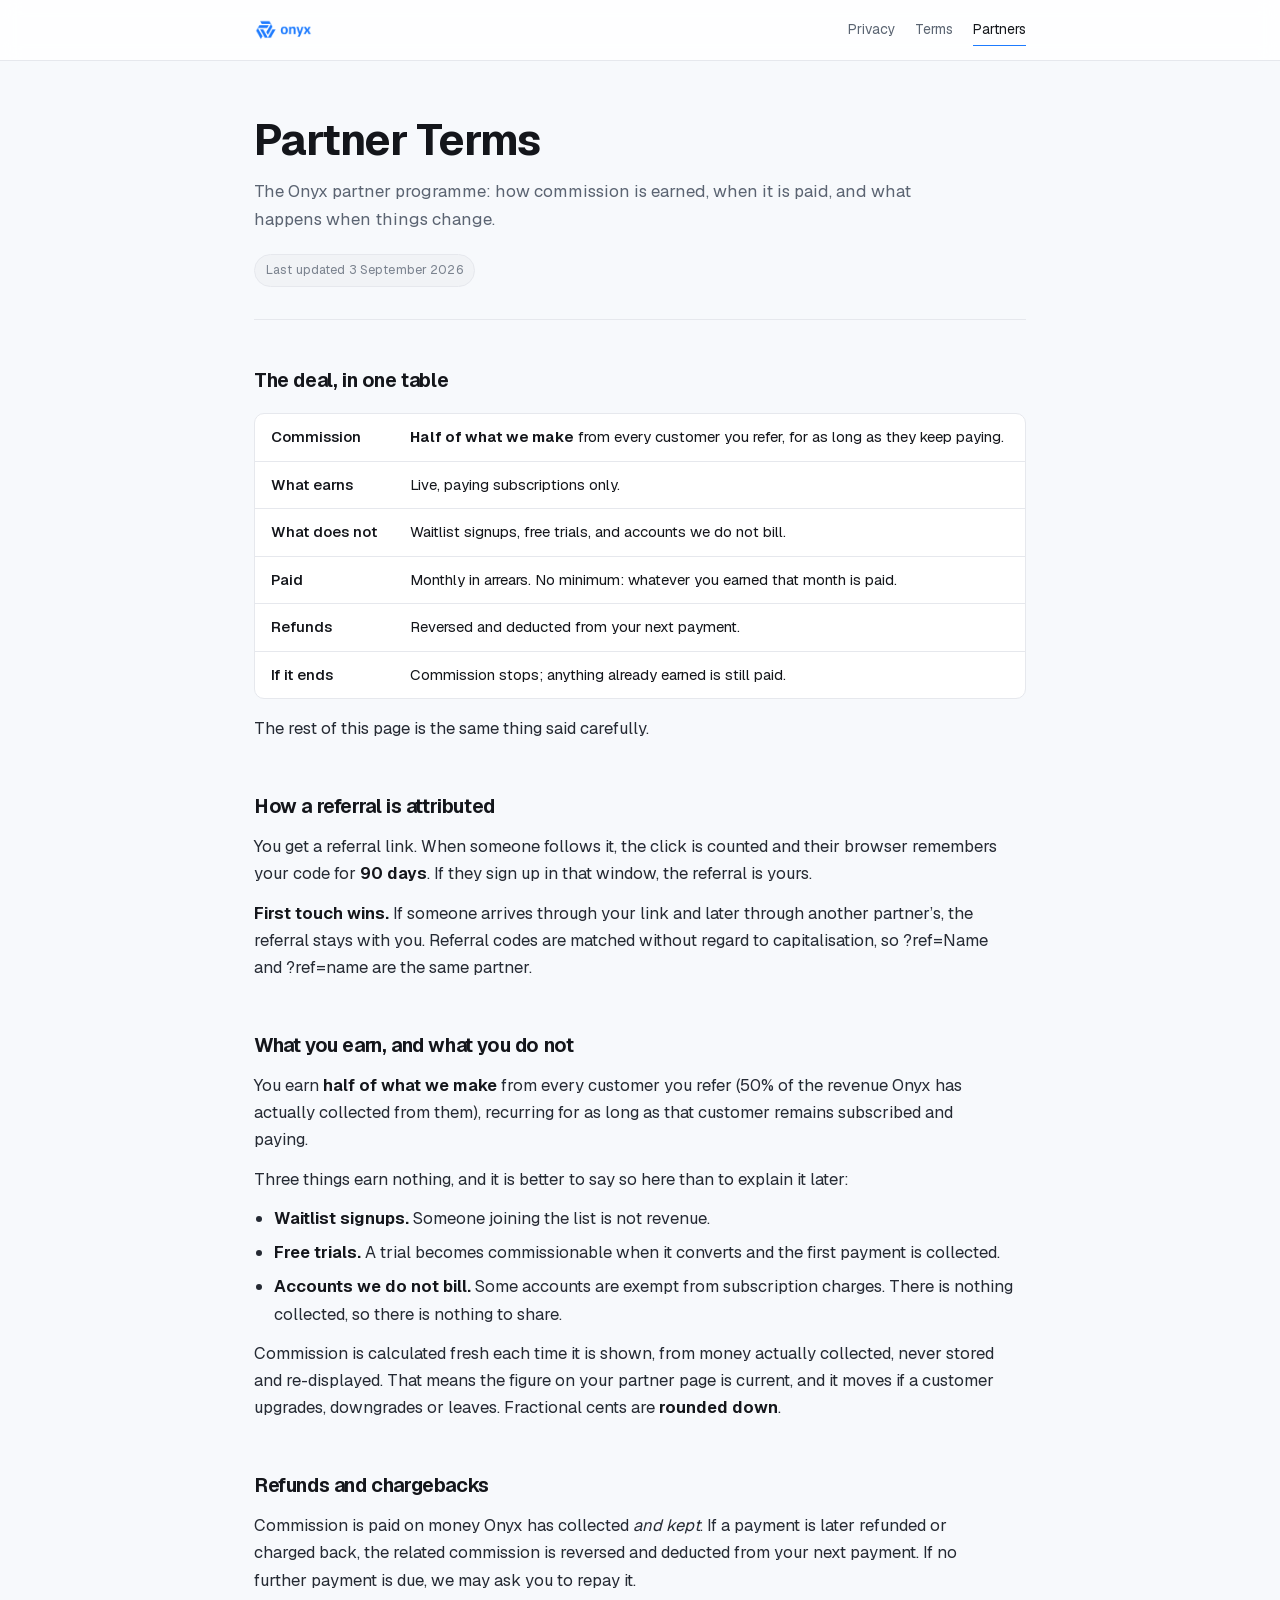
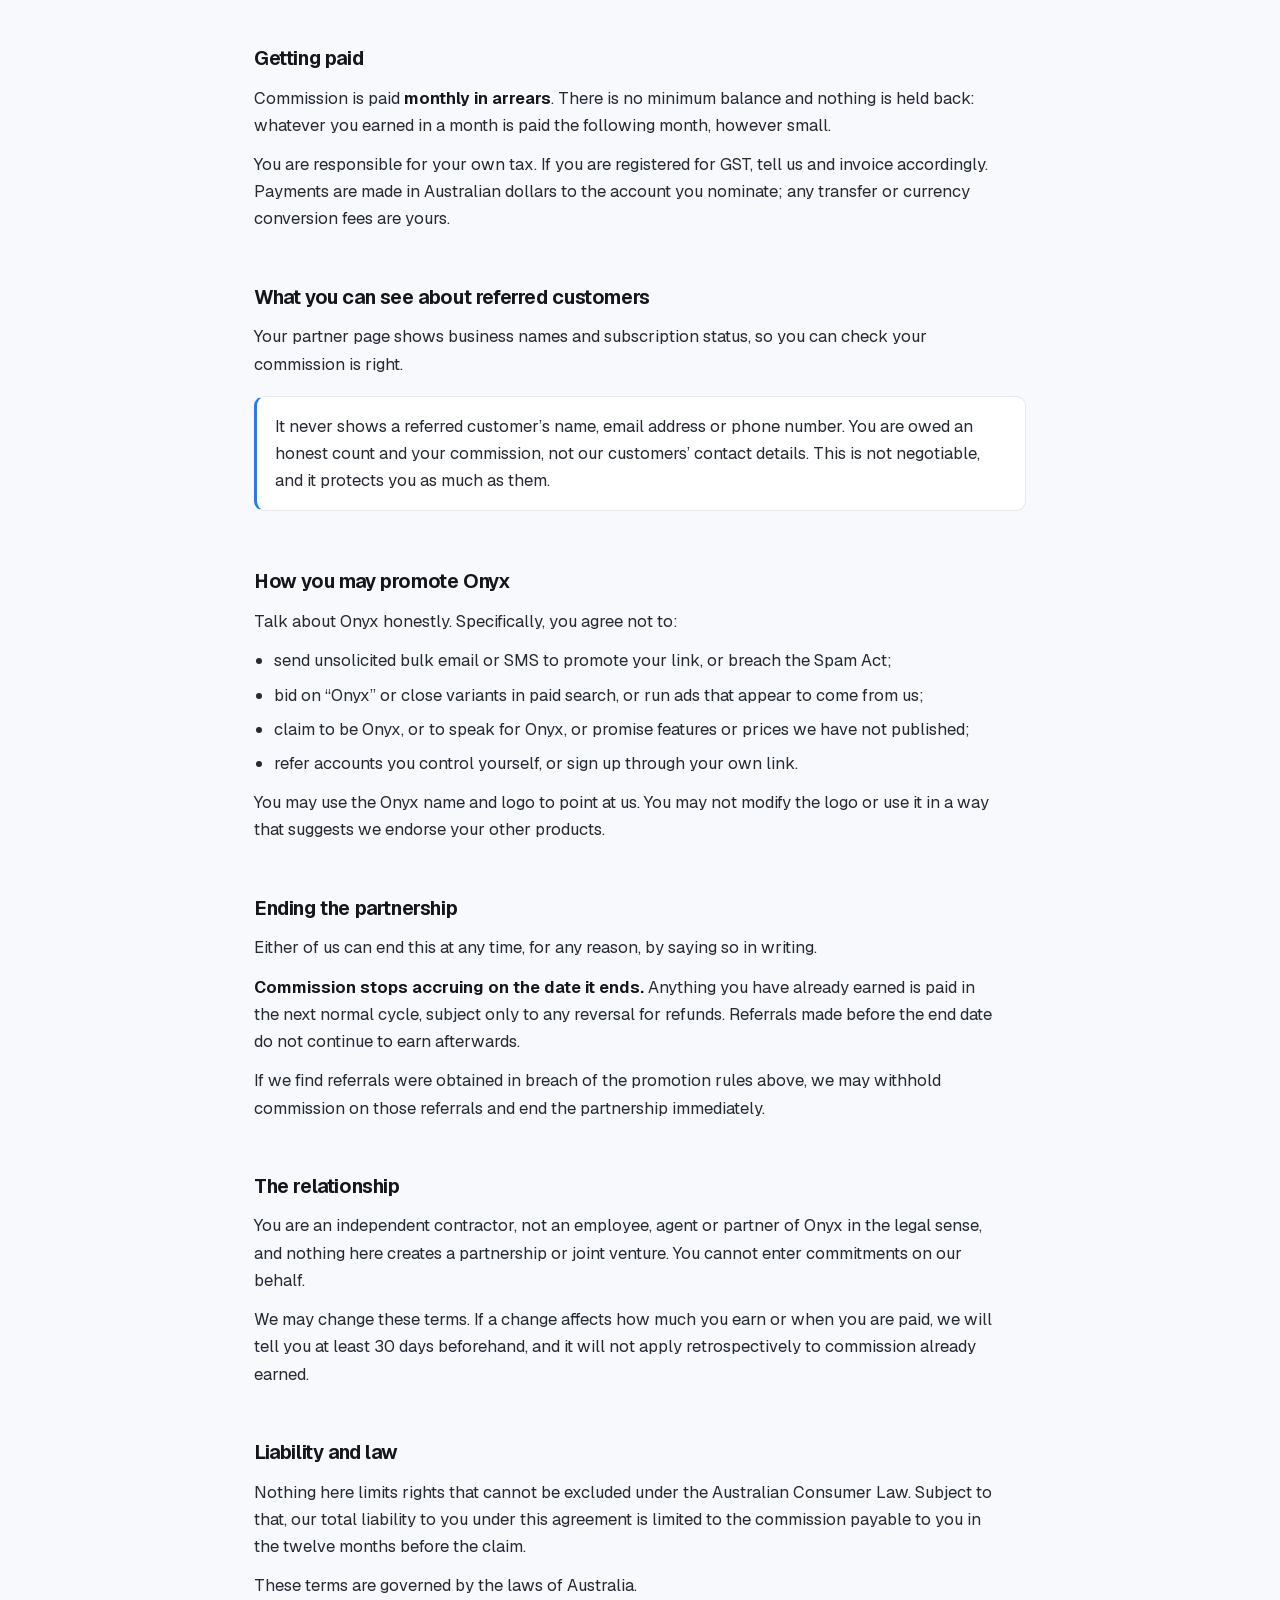
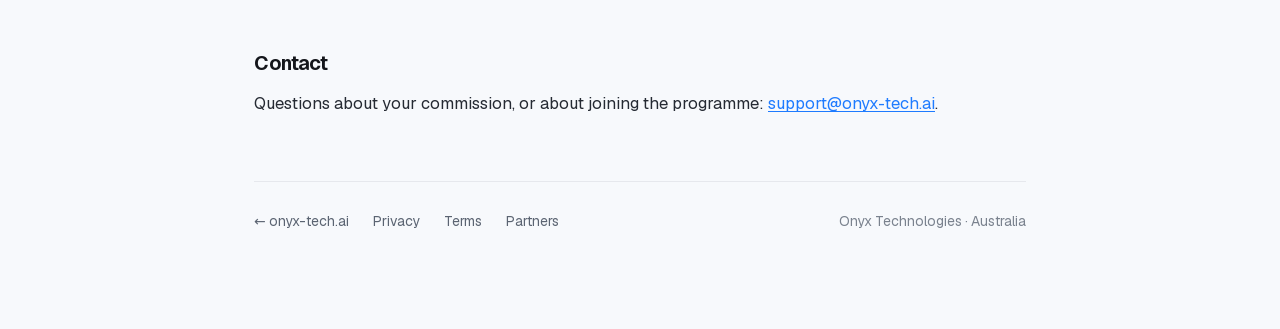
<file: partners/index.html>
<!doctype html>
<html lang="en-AU">
<head>
<meta charset="utf-8">
<meta name="viewport" content="width=device-width,initial-scale=1">
<title>Partner Terms · Onyx</title>
<meta name="description" content="How Onyx partner commission is earned, calculated and paid.">
<meta name="robots" content="index,follow">
<link rel="icon" href="/assets/onyx-logo.png">
<link rel="stylesheet" href="/legal.css">
</head>
<body>
<header class="top">
  <div class="top-in">
    <a class="wordmark" href="/" aria-label="Onyx home"><img src="/assets/onyx-logo.png" alt=""></a>
    <nav>
      <a href="/privacy">Privacy</a>
      <a href="/terms">Terms</a>
      <a href="/partners" aria-current="page">Partners</a>
    </nav>
  </div>
</header>
<main class="doc">
  <div class="doc-head">
    <h1>Partner Terms</h1>
    <p class="lede">The Onyx partner programme: how commission is earned, when it is paid, and what
      happens when things change.</p>
    <div class="stamp">Last updated 3 September 2026</div>
  </div>

  <section>
    <h2>The deal, in one table</h2>
    <div class="tbl-wrap">
      <table>
        <tbody>
          <tr><td>Commission</td><td><strong>Half of what we make</strong> from every customer you refer, for as long as they keep paying.</td></tr>
          <tr><td>What earns</td><td>Live, paying subscriptions only.</td></tr>
          <tr><td>What does not</td><td>Waitlist signups, free trials, and accounts we do not bill.</td></tr>
          <tr><td>Paid</td><td>Monthly in arrears. No minimum: whatever you earned that month is paid.</td></tr>
          <tr><td>Refunds</td><td>Reversed and deducted from your next payment.</td></tr>
          <tr><td>If it ends</td><td>Commission stops; anything already earned is still paid.</td></tr>
        </tbody>
      </table>
    </div>
    <p>The rest of this page is the same thing said carefully.</p>
  </section>

  <section>
    <h2>How a referral is attributed</h2>
    <p>You get a referral link. When someone follows it, the click is counted and their browser
      remembers your code for <strong>90 days</strong>. If they sign up in that window, the referral
      is yours.</p>
    <p><strong>First touch wins.</strong> If someone arrives through your link and later through
      another partner&rsquo;s, the referral stays with you. Referral codes are matched without regard
      to capitalisation, so <span style="white-space:nowrap">?ref=Name</span> and
      <span style="white-space:nowrap">?ref=name</span> are the same partner.</p>
  </section>

  <section>
    <h2>What you earn, and what you do not</h2>
    <p>You earn <strong>half of what we make</strong> from every customer you refer (50% of the
      revenue Onyx has actually collected from them), recurring for as long as that customer
      remains subscribed and paying.</p>
    <p>Three things earn nothing, and it is better to say so here than to explain it later:</p>
    <ul>
      <li><strong>Waitlist signups.</strong> Someone joining the list is not revenue.</li>
      <li><strong>Free trials.</strong> A trial becomes commissionable when it converts and the first
        payment is collected.</li>
      <li><strong>Accounts we do not bill.</strong> Some accounts are exempt from subscription
        charges. There is nothing collected, so there is nothing to share.</li>
    </ul>
    <p>Commission is calculated fresh each time it is shown, from money actually collected, never
      stored and re-displayed. That means the figure on your partner page is current, and it moves if
      a customer upgrades, downgrades or leaves. Fractional cents are <strong>rounded down</strong>.</p>
  </section>

  <section>
    <h2>Refunds and chargebacks</h2>
    <p>Commission is paid on money Onyx has collected <em>and kept</em>. If a payment is later
      refunded or charged back, the related commission is reversed and deducted from your next
      payment. If no further payment is due, we may ask you to repay it.</p>
  </section>

  <section>
    <h2>Getting paid</h2>
    <p>Commission is paid <strong>monthly in arrears</strong>. There is no minimum balance and
      nothing is held back: whatever you earned in a month is paid the following month,
      however small.</p>
    <p>You are responsible for your own tax. If you are registered for GST, tell us and invoice
      accordingly. Payments are made in Australian dollars to the account you nominate; any transfer
      or currency conversion fees are yours.</p>
  </section>

  <section>
    <h2>What you can see about referred customers</h2>
    <p>Your partner page shows business names and subscription status, so you can check your
      commission is right.</p>
    <div class="note">
      <p>It never shows a referred customer&rsquo;s name, email address or phone number. You are owed
        an honest count and your commission, not our customers&rsquo; contact details. This is not
        negotiable, and it protects you as much as them.</p>
    </div>
  </section>

  <section>
    <h2>How you may promote Onyx</h2>
    <p>Talk about Onyx honestly. Specifically, you agree not to:</p>
    <ul>
      <li>send unsolicited bulk email or SMS to promote your link, or breach the Spam Act;</li>
      <li>bid on &ldquo;Onyx&rdquo; or close variants in paid search, or run ads that appear to come from us;</li>
      <li>claim to be Onyx, or to speak for Onyx, or promise features or prices we have not published;</li>
      <li>refer accounts you control yourself, or sign up through your own link.</li>
    </ul>
    <p>You may use the Onyx name and logo to point at us. You may not modify the logo or use it in a
      way that suggests we endorse your other products.</p>
  </section>

  <section>
    <h2>Ending the partnership</h2>
    <p>Either of us can end this at any time, for any reason, by saying so in writing.</p>
    <p><strong>Commission stops accruing on the date it ends.</strong> Anything you have already
      earned is paid in the next normal cycle, subject only to any reversal for refunds. Referrals made before the end date do not continue to earn afterwards.</p>
    <p>If we find referrals were obtained in breach of the promotion rules above, we may withhold
      commission on those referrals and end the partnership immediately.</p>
  </section>

  <section>
    <h2>The relationship</h2>
    <p>You are an independent contractor, not an employee, agent or partner of Onyx in the legal
      sense, and nothing here creates a partnership or joint venture. You cannot enter commitments on
      our behalf.</p>
    <p>We may change these terms. If a change affects how much you earn or when you are paid, we will
      tell you at least 30 days beforehand, and it will not apply retrospectively to commission
      already earned.</p>
  </section>

  <section>
    <h2>Liability and law</h2>
    <p>Nothing here limits rights that cannot be excluded under the Australian Consumer Law. Subject
      to that, our total liability to you under this agreement is limited to the commission payable
      to you in the twelve months before the claim.</p>
    <p>These terms are governed by the laws of Australia.</p>
  </section>

  <section>
    <h2>Contact</h2>
    <p>Questions about your commission, or about joining the programme:
      <a href="mailto:support@onyx-tech.ai">support@onyx-tech.ai</a>.</p>
  </section>

  <footer class="foot">
    <a href="/">← onyx-tech.ai</a>
    <a href="/privacy">Privacy</a>
    <a href="/terms">Terms</a>
    <a href="/partners">Partners</a>
    <span class="sp">Onyx Technologies · Australia</span>
  </footer>
</main>
</body>
</html>
</file>
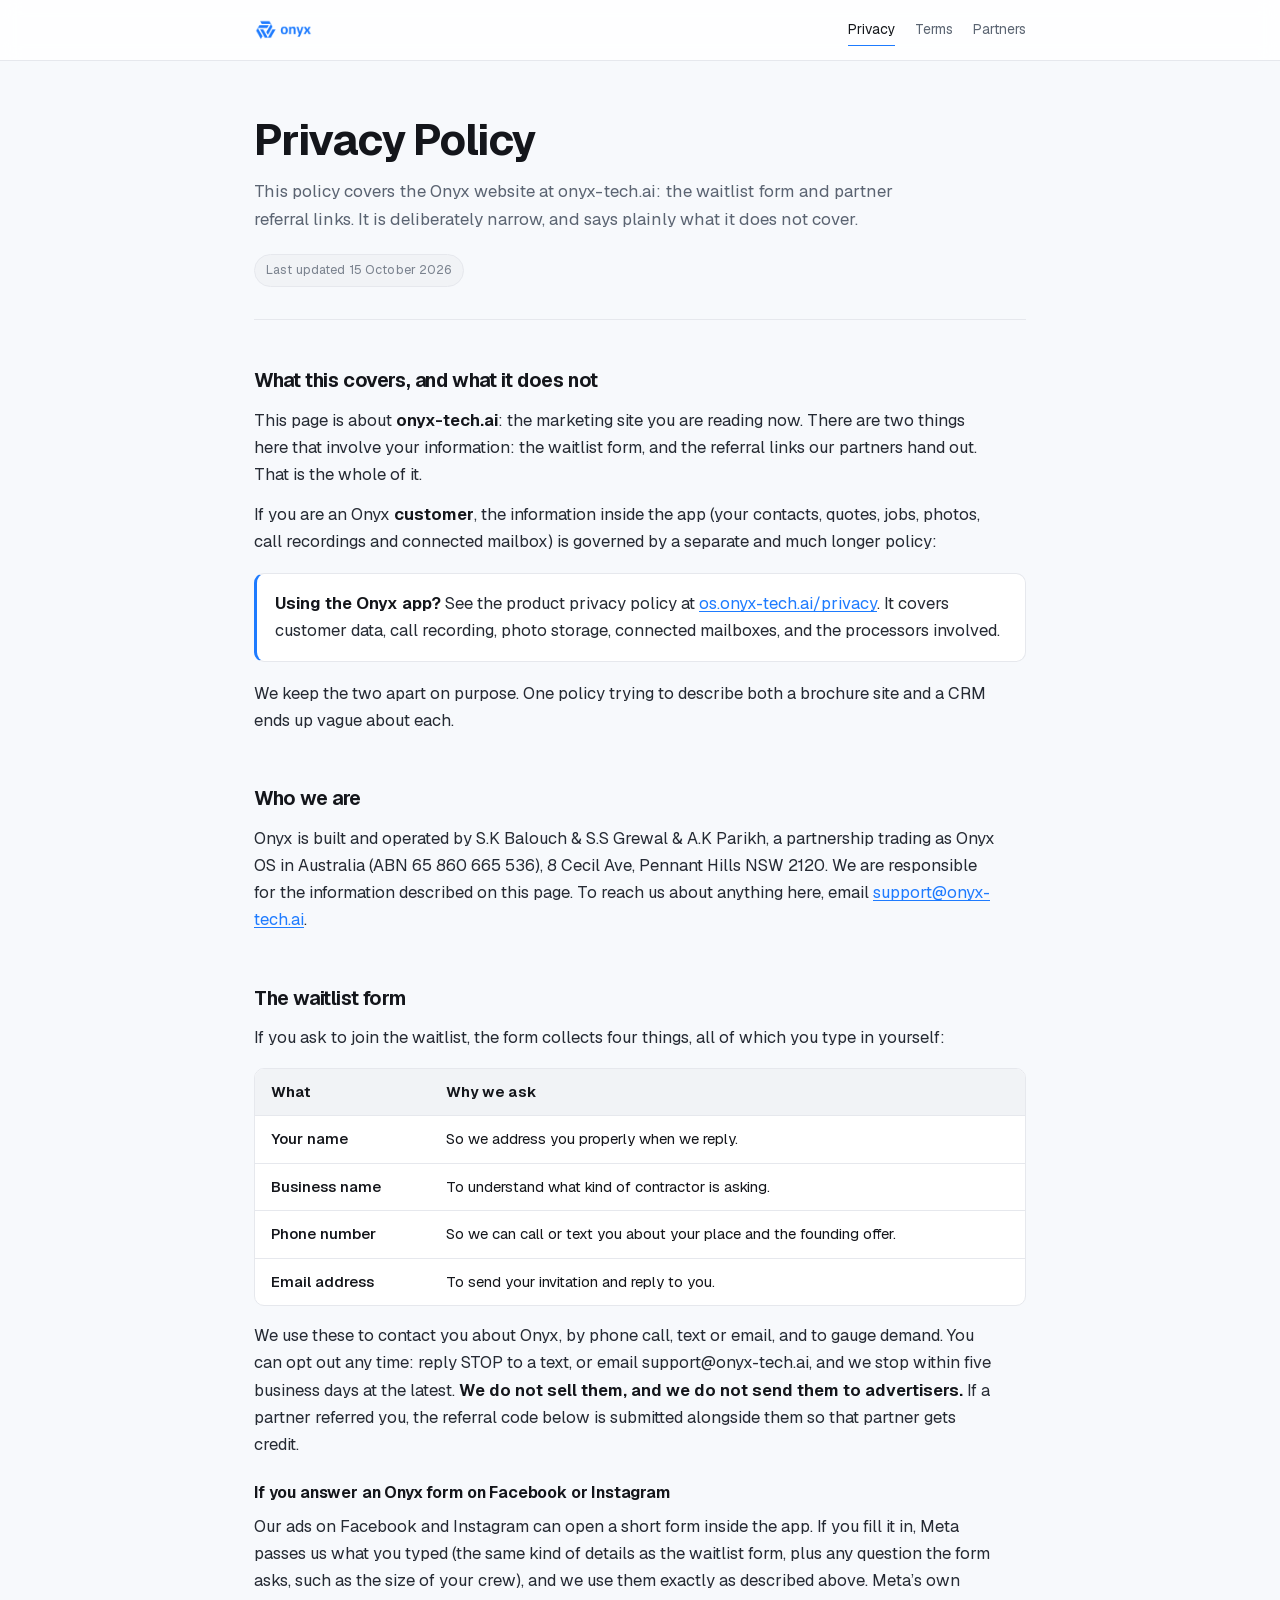
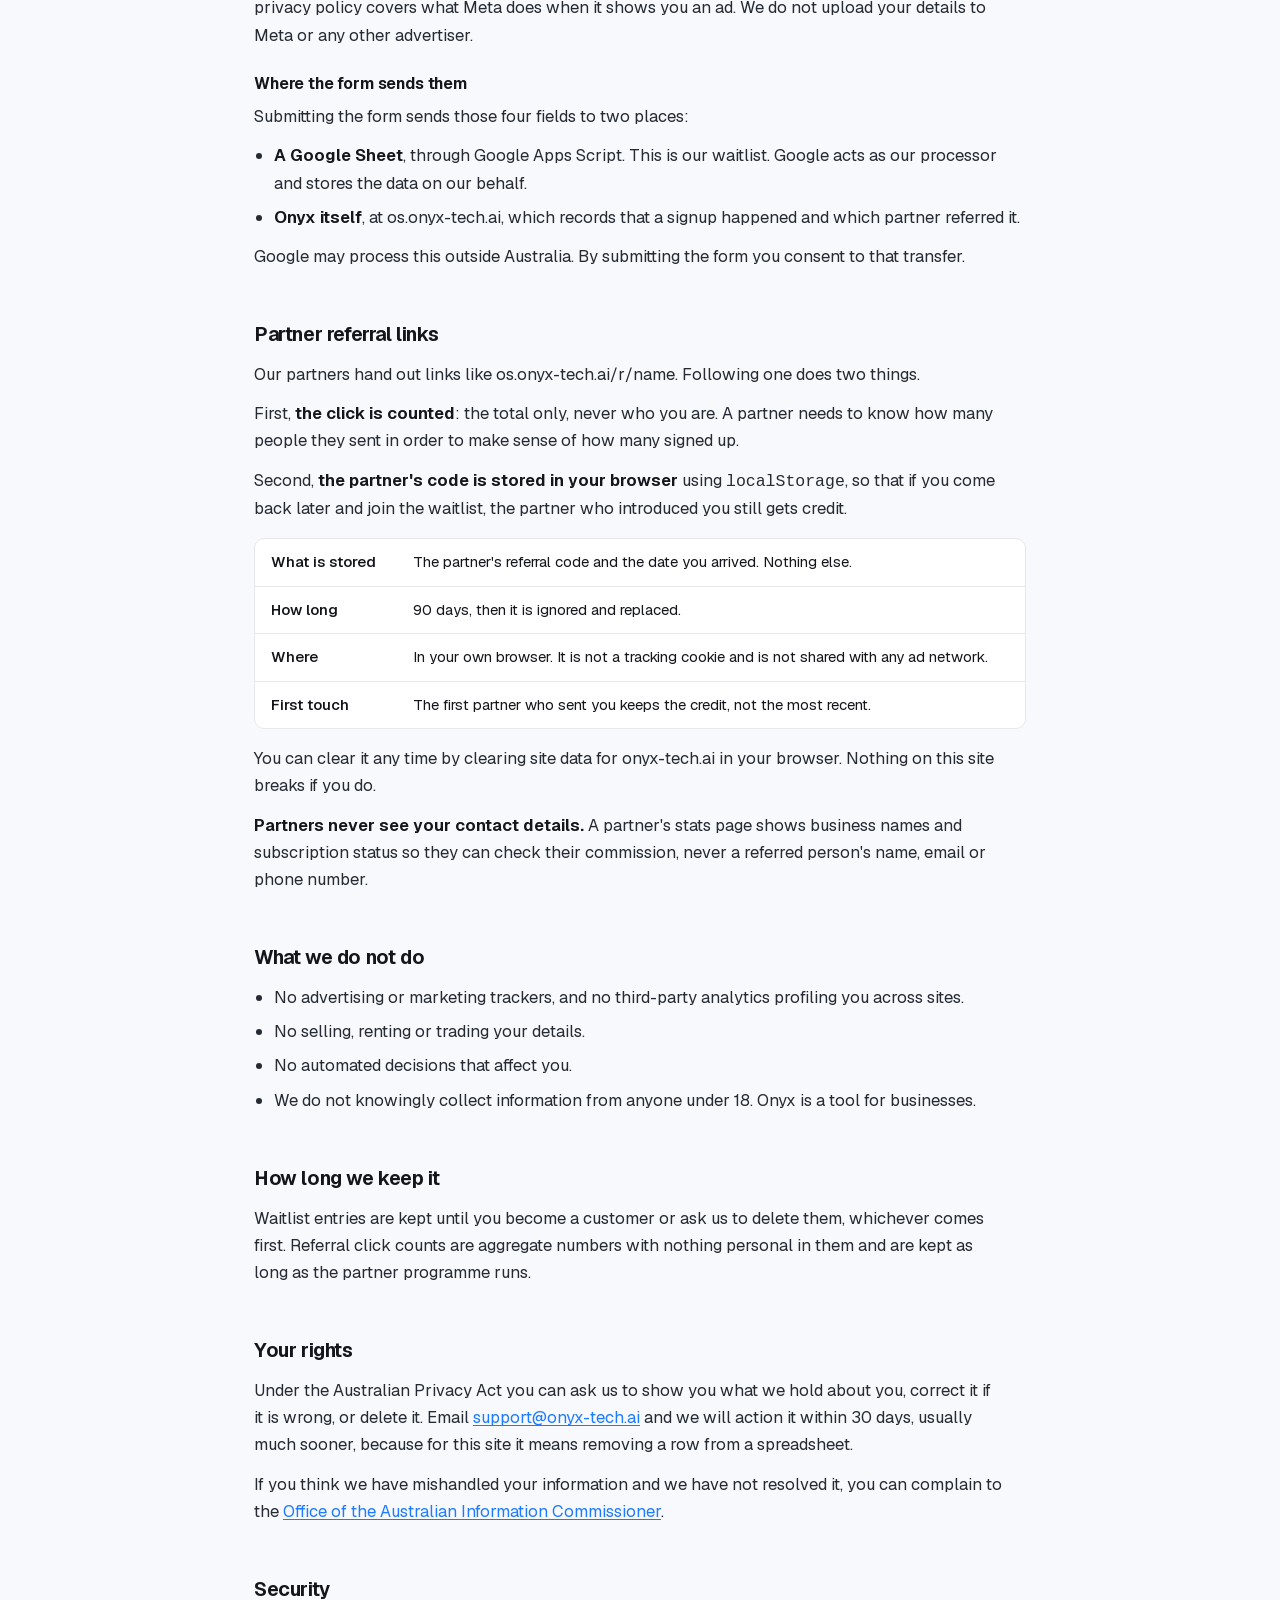
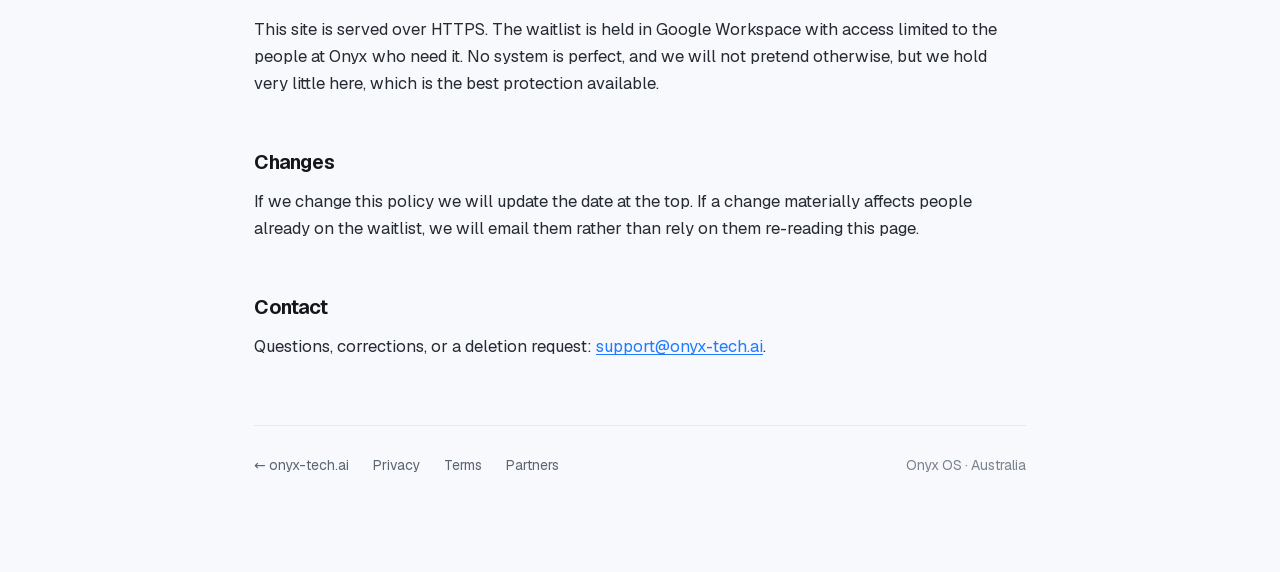
<file: privacy/index.html>
<!doctype html>
<html lang="en-AU">
<head>
<meta charset="utf-8">
<meta name="viewport" content="width=device-width,initial-scale=1">
<title>Privacy Policy · Onyx</title>
<meta name="description" content="How the Onyx website handles waitlist details and partner referral links.">
<meta name="robots" content="index,follow">
<link rel="icon" href="/assets/onyx-logo.png">
<link rel="stylesheet" href="/legal.css">
</head>
<body>
<header class="top">
  <div class="top-in">
    <a class="wordmark" href="/" aria-label="Onyx home"><img src="/assets/onyx-logo.png" alt=""></a>
    <nav>
      <a href="/privacy" aria-current="page">Privacy</a>
      <a href="/terms">Terms</a>
      <a href="/partners">Partners</a>
    </nav>
  </div>
</header>
<main class="doc">
  <div class="doc-head">
    <h1>Privacy Policy</h1>
    <p class="lede">This policy covers the Onyx website at onyx-tech.ai: the waitlist form and
      partner referral links. It is deliberately narrow, and says plainly what it does not cover.</p>
    <div class="stamp">Last updated 15 October 2026</div>
  </div>

  <section>
    <h2>What this covers, and what it does not</h2>
    <p>This page is about <strong>onyx-tech.ai</strong>: the marketing site you are reading now.
      There are two things here that involve your information: the waitlist form, and the referral
      links our partners hand out. That is the whole of it.</p>
    <p>If you are an Onyx <strong>customer</strong>, the information inside the app (your contacts,
      quotes, jobs, photos, call recordings and connected mailbox) is governed by a separate and
      much longer policy:</p>
    <div class="note">
      <p><strong>Using the Onyx app?</strong> See the product privacy policy at
        <a href="https://os.onyx-tech.ai/privacy">os.onyx-tech.ai/privacy</a>. It covers customer
        data, call recording, photo storage, connected mailboxes, and the processors involved.</p>
    </div>
    <p>We keep the two apart on purpose. One policy trying to describe both a brochure site and a
      CRM ends up vague about each.</p>
  </section>

  <section>
    <h2>Who we are</h2>
    <p>Onyx is built and operated by S.K Balouch &amp; S.S Grewal &amp; A.K Parikh, a partnership trading as Onyx OS
      in Australia (ABN 65 860 665 536), 8 Cecil Ave, Pennant Hills NSW 2120. We are responsible for
      the information described on this page. To reach us about anything here, email
      <a href="mailto:support@onyx-tech.ai">support@onyx-tech.ai</a>.</p>
  </section>

  <section>
    <h2>The waitlist form</h2>
    <p>If you ask to join the waitlist, the form collects four things, all of which you type in
      yourself:</p>
    <div class="tbl-wrap">
      <table>
        <thead><tr><th>What</th><th>Why we ask</th></tr></thead>
        <tbody>
          <tr><td>Your name</td><td>So we address you properly when we reply.</td></tr>
          <tr><td>Business name</td><td>To understand what kind of contractor is asking.</td></tr>
          <tr><td>Phone number</td><td>So we can call or text you about your place and the founding offer.</td></tr>
          <tr><td>Email address</td><td>To send your invitation and reply to you.</td></tr>
        </tbody>
      </table>
    </div>
    <p>We use these to contact you about Onyx, by phone call, text or email, and to gauge demand. You
      can opt out any time: reply STOP to a text, or email support@onyx-tech.ai, and we stop within five
      business days at the latest. <strong>We do not sell them, and
      we do not send them to advertisers.</strong> If a partner referred you, the referral code
      below is submitted alongside them so that partner gets credit.</p>

    <h3>If you answer an Onyx form on Facebook or Instagram</h3>
    <p>Our ads on Facebook and Instagram can open a short form inside the app. If you fill it in, Meta
      passes us what you typed (the same kind of details as the waitlist form, plus any question the form
      asks, such as the size of your crew), and we use them exactly as described above. Meta&rsquo;s own
      privacy policy covers what Meta does when it shows you an ad. We do not upload your details to Meta
      or any other advertiser.</p>

    <h3>Where the form sends them</h3>
    <p>Submitting the form sends those four fields to two places:</p>
    <ul>
      <li><strong>A Google Sheet</strong>, through Google Apps Script. This is our waitlist. Google
        acts as our processor and stores the data on our behalf.</li>
      <li><strong>Onyx itself</strong>, at os.onyx-tech.ai, which records that a signup happened and
        which partner referred it.</li>
    </ul>
    <p>Google may process this outside Australia. By submitting the form you consent to that
      transfer.</p>
  </section>

  <section>
    <h2>Partner referral links</h2>
    <p>Our partners hand out links like <span style="white-space:nowrap">os.onyx-tech.ai/r/name</span>.
      Following one does two things.</p>
    <p>First, <strong>the click is counted</strong>: the total only, never who you are. A partner
      needs to know how many people they sent in order to make sense of how many signed up.</p>
    <p>Second, <strong>the partner's code is stored in your browser</strong> using
      <code>localStorage</code>, so that if you come back later and join the waitlist, the partner
      who introduced you still gets credit.</p>
    <div class="tbl-wrap">
      <table>
        <tbody>
          <tr><td>What is stored</td><td>The partner's referral code and the date you arrived. Nothing else.</td></tr>
          <tr><td>How long</td><td>90 days, then it is ignored and replaced.</td></tr>
          <tr><td>Where</td><td>In your own browser. It is not a tracking cookie and is not shared with any ad network.</td></tr>
          <tr><td>First touch</td><td>The first partner who sent you keeps the credit, not the most recent.</td></tr>
        </tbody>
      </table>
    </div>
    <p>You can clear it any time by clearing site data for onyx-tech.ai in your browser. Nothing on
      this site breaks if you do.</p>
    <p><strong>Partners never see your contact details.</strong> A partner's stats page shows
      business names and subscription status so they can check their commission, never a referred
      person's name, email or phone number.</p>
  </section>

  <section>
    <h2>What we do not do</h2>
    <ul>
      <li>No advertising or marketing trackers, and no third-party analytics profiling you across sites.</li>
      <li>No selling, renting or trading your details.</li>
      <li>No automated decisions that affect you.</li>
      <li>We do not knowingly collect information from anyone under 18. Onyx is a tool for businesses.</li>
    </ul>
  </section>

  <section>
    <h2>How long we keep it</h2>
    <p>Waitlist entries are kept until you become a customer or ask us to delete them, whichever
      comes first. Referral click counts are aggregate numbers with nothing personal in them and are
      kept as long as the partner programme runs.</p>
  </section>

  <section>
    <h2>Your rights</h2>
    <p>Under the Australian Privacy Act you can ask us to show you what we hold about you, correct
      it if it is wrong, or delete it. Email
      <a href="mailto:support@onyx-tech.ai">support@onyx-tech.ai</a> and we will action it within
      30 days, usually much sooner, because for this site it means removing a row from a
      spreadsheet.</p>
    <p>If you think we have mishandled your information and we have not resolved it, you can
      complain to the <a href="https://www.oaic.gov.au">Office of the Australian Information
      Commissioner</a>.</p>
  </section>

  <section>
    <h2>Security</h2>
    <p>This site is served over HTTPS. The waitlist is held in Google Workspace with access limited
      to the people at Onyx who need it. No system is perfect, and we will not pretend otherwise,
      but we hold very little here, which is the best protection available.</p>
  </section>

  <section>
    <h2>Changes</h2>
    <p>If we change this policy we will update the date at the top. If a change materially affects
      people already on the waitlist, we will email them rather than rely on them re-reading this page.</p>
  </section>

  <section>
    <h2>Contact</h2>
    <p>Questions, corrections, or a deletion request:
      <a href="mailto:support@onyx-tech.ai">support@onyx-tech.ai</a>.</p>
  </section>

  <footer class="foot">
    <a href="/">← onyx-tech.ai</a>
    <a href="/privacy">Privacy</a>
    <a href="/terms">Terms</a>
    <a href="/partners">Partners</a>
    <span class="sp">Onyx OS · Australia</span>
  </footer>
</main>
</body>
</html>
</file>
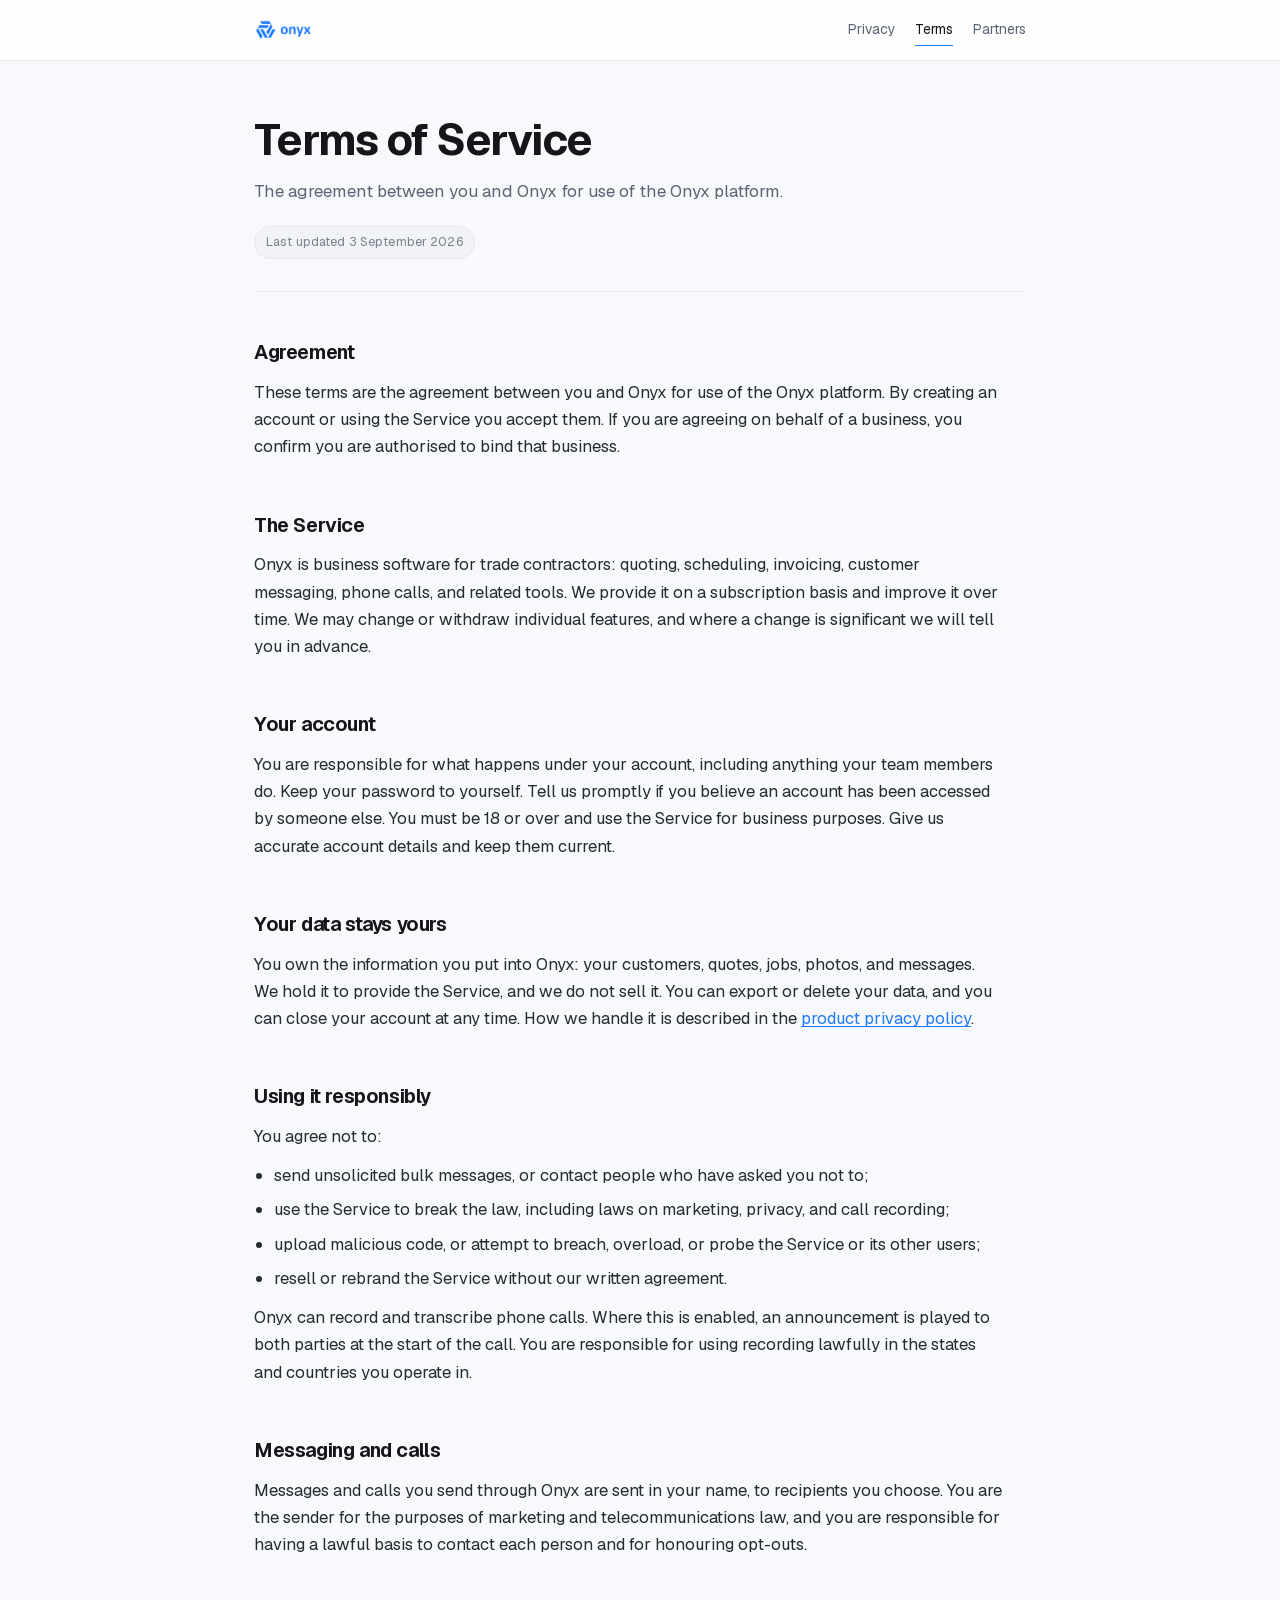
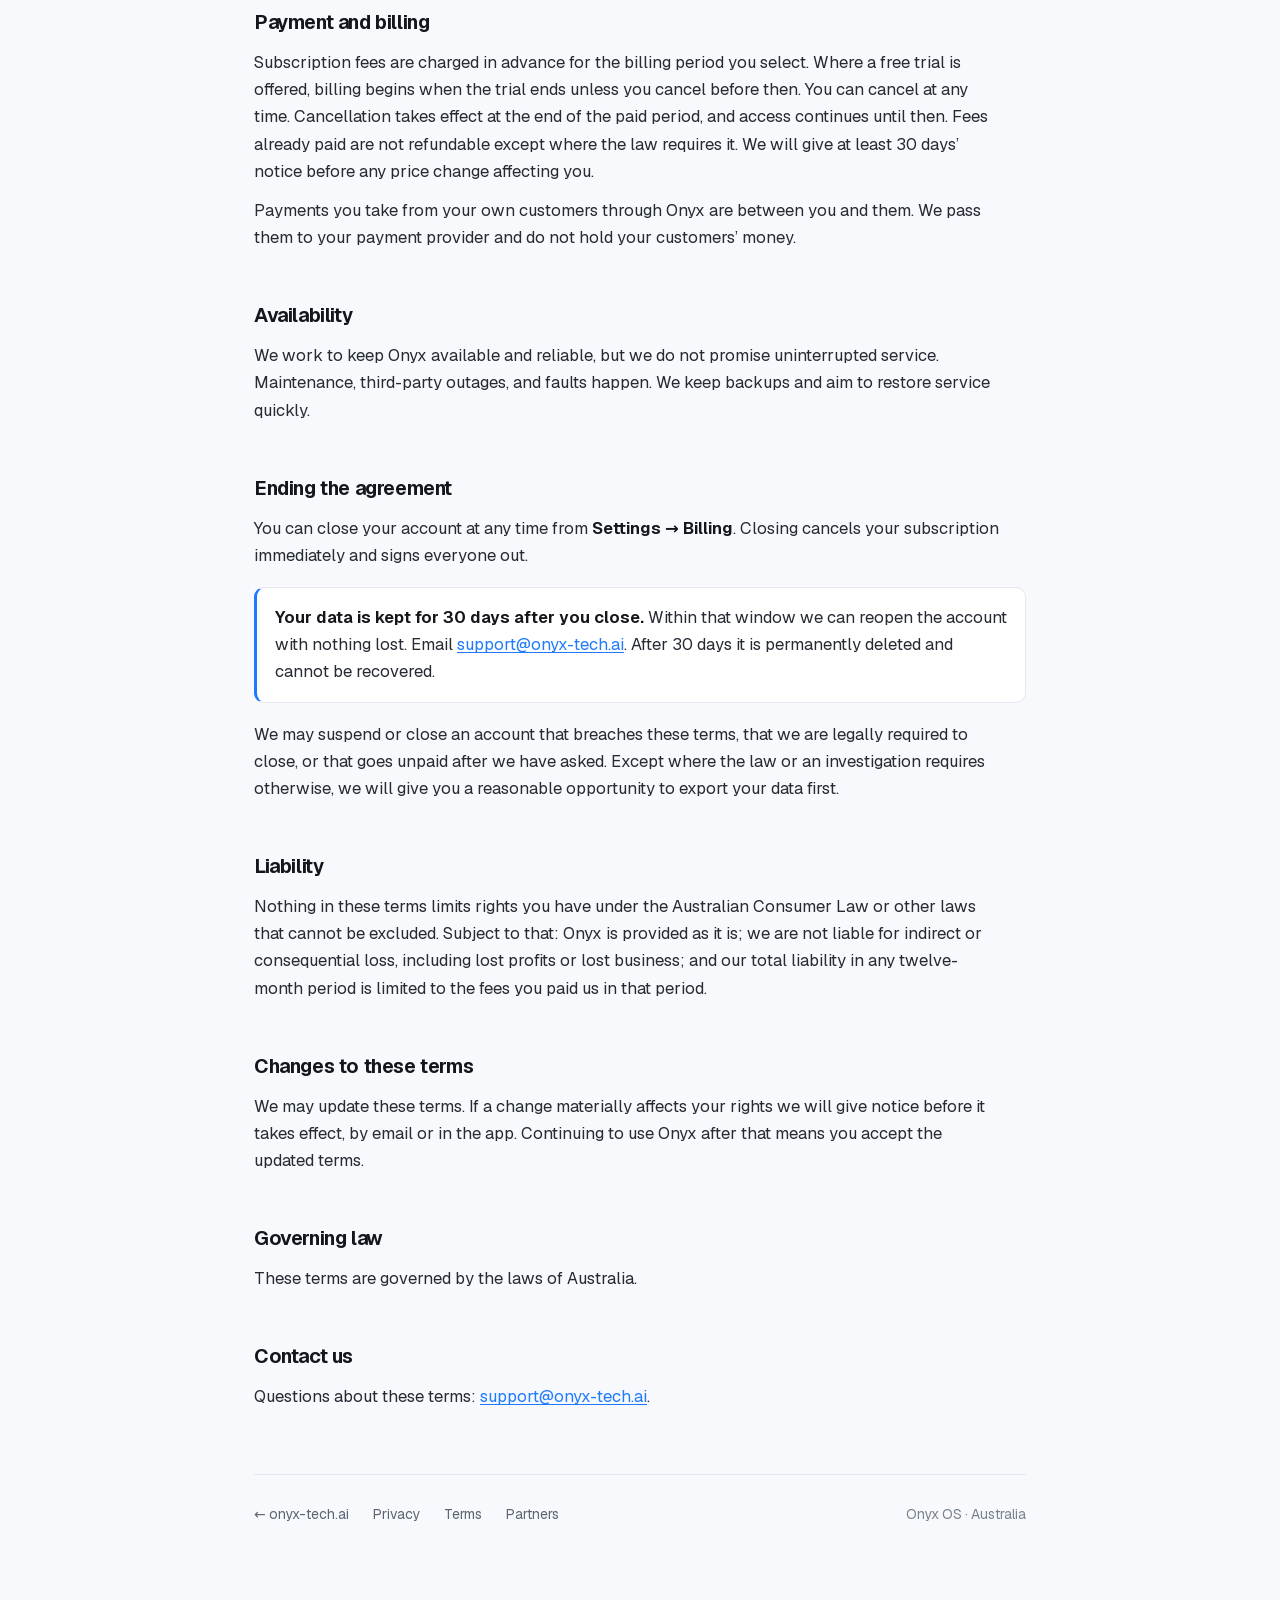
<file: terms/index.html>
<!doctype html>
<html lang="en-AU">
<head>
<meta charset="utf-8">
<meta name="viewport" content="width=device-width,initial-scale=1">
<title>Terms of Service · Onyx</title>
<meta name="description" content="The agreement between you and Onyx for use of the Onyx platform.">
<meta name="robots" content="index,follow">
<link rel="icon" href="/assets/onyx-logo.png">
<link rel="stylesheet" href="/legal.css">
</head>
<body>
<header class="top">
  <div class="top-in">
    <a class="wordmark" href="/" aria-label="Onyx home"><img src="/assets/onyx-logo.png" alt=""></a>
    <nav>
      <a href="/privacy">Privacy</a>
      <a href="/terms" aria-current="page">Terms</a>
      <a href="/partners">Partners</a>
    </nav>
  </div>
</header>
<main class="doc">
  <div class="doc-head">
    <h1>Terms of Service</h1>
    <p class="lede">The agreement between you and Onyx for use of the Onyx platform.</p>
    <div class="stamp">Last updated 3 September 2026</div>
  </div>

  <section>
    <h2>Agreement</h2>
    <p>These terms are the agreement between you and Onyx for use of the Onyx platform. By creating
      an account or using the Service you accept them. If you are agreeing on behalf of a business,
      you confirm you are authorised to bind that business.</p>
  </section>

  <section>
    <h2>The Service</h2>
    <p>Onyx is business software for trade contractors: quoting, scheduling, invoicing, customer
      messaging, phone calls, and related tools. We provide it on a subscription basis and improve
      it over time. We may change or withdraw individual features, and where a change is significant
      we will tell you in advance.</p>
  </section>

  <section>
    <h2>Your account</h2>
    <p>You are responsible for what happens under your account, including anything your team members
      do. Keep your password to yourself. Tell us promptly if you believe an account has been
      accessed by someone else. You must be 18 or over and use the Service for business purposes.
      Give us accurate account details and keep them current.</p>
  </section>

  <section>
    <h2>Your data stays yours</h2>
    <p>You own the information you put into Onyx: your customers, quotes, jobs, photos, and
      messages. We hold it to provide the Service, and we do not sell it. You can export or delete
      your data, and you can close your account at any time. How we handle it is described in the
      <a href="https://os.onyx-tech.ai/privacy">product privacy policy</a>.</p>
  </section>

  <section>
    <h2>Using it responsibly</h2>
    <p>You agree not to:</p>
    <ul>
      <li>send unsolicited bulk messages, or contact people who have asked you not to;</li>
      <li>use the Service to break the law, including laws on marketing, privacy, and call recording;</li>
      <li>upload malicious code, or attempt to breach, overload, or probe the Service or its other users;</li>
      <li>resell or rebrand the Service without our written agreement.</li>
    </ul>
    <p>Onyx can record and transcribe phone calls. Where this is enabled, an announcement is played
      to both parties at the start of the call. You are responsible for using recording lawfully in
      the states and countries you operate in.</p>
  </section>

  <section>
    <h2>Messaging and calls</h2>
    <p>Messages and calls you send through Onyx are sent in your name, to recipients you choose. You
      are the sender for the purposes of marketing and telecommunications law, and you are
      responsible for having a lawful basis to contact each person and for honouring opt-outs.</p>
  </section>

  <section>
    <h2>Payment and billing</h2>
    <p>Subscription fees are charged in advance for the billing period you select. Where a free trial
      is offered, billing begins when the trial ends unless you cancel before then. You can cancel at
      any time. Cancellation takes effect at the end of the paid period, and access continues until
      then. Fees already paid are not refundable except where the law requires it. We will give at
      least 30 days&rsquo; notice before any price change affecting you.</p>
    <p>Payments you take from your own customers through Onyx are between you and them. We pass them
      to your payment provider and do not hold your customers&rsquo; money.</p>
  </section>

  <section>
    <h2>Availability</h2>
    <p>We work to keep Onyx available and reliable, but we do not promise uninterrupted service.
      Maintenance, third-party outages, and faults happen. We keep backups and aim to restore service
      quickly.</p>
  </section>

  <section>
    <h2>Ending the agreement</h2>
    <p>You can close your account at any time from <strong>Settings → Billing</strong>. Closing
      cancels your subscription immediately and signs everyone out.</p>
    <div class="note">
      <p><strong>Your data is kept for 30 days after you close.</strong> Within that window we can
        reopen the account with nothing lost. Email
        <a href="mailto:support@onyx-tech.ai">support@onyx-tech.ai</a>. After 30 days it is
        permanently deleted and cannot be recovered.</p>
    </div>
    <p>We may suspend or close an account that breaches these terms, that we are legally required to
      close, or that goes unpaid after we have asked. Except where the law or an investigation
      requires otherwise, we will give you a reasonable opportunity to export your data first.</p>
  </section>

  <section>
    <h2>Liability</h2>
    <p>Nothing in these terms limits rights you have under the Australian Consumer Law or other laws
      that cannot be excluded. Subject to that: Onyx is provided as it is; we are not liable for
      indirect or consequential loss, including lost profits or lost business; and our total
      liability in any twelve-month period is limited to the fees you paid us in that period.</p>
  </section>

  <section>
    <h2>Changes to these terms</h2>
    <p>We may update these terms. If a change materially affects your rights we will give notice
      before it takes effect, by email or in the app. Continuing to use Onyx after that means you
      accept the updated terms.</p>
  </section>

  <section>
    <h2>Governing law</h2>
    <p>These terms are governed by the laws of Australia.</p>
  </section>

  <section>
    <h2>Contact us</h2>
    <p>Questions about these terms: <a href="mailto:support@onyx-tech.ai">support@onyx-tech.ai</a>.</p>
  </section>

  <footer class="foot">
    <a href="/">← onyx-tech.ai</a>
    <a href="/privacy">Privacy</a>
    <a href="/terms">Terms</a>
    <a href="/partners">Partners</a>
    <span class="sp">Onyx OS · Australia</span>
  </footer>
</main>
</body>
</html>
</file>
<file: legal.css>
@font-face{font-family:'Geist';font-style:normal;font-weight:100 900;font-display:swap;src:url([data-uri]) format('woff2')}

/* ─────────────────────────────────────────────────────────────────────────────
   Shared styles for the legal pages: /privacy, /terms, /partners.

   These are documents, not landing pages. The job is that a contractor on a phone,
   or an app reviewer at a desk, can read them straight through and find a clause
   again later. So: one narrow column, real heading hierarchy, generous line height,
   and nothing that moves.

   Palette and type are lifted from index.html so the pages read as the same site.
   Light only, deliberately — the landing page has no dark mode, and a legal page
   that themed itself differently from the site it belongs to would look borrowed.
   ───────────────────────────────────────────────────────────────────────────── */

:root{
  --onyx-blue:#1E7BFF; --accent-press:#1665E0;
  --ink:#14161B; --muted:#5B6472; --faint:#7A828E;
  --line:#E6E8ED; --subtle:#F1F3F6; --ground:#FFFFFF; --page:#F7F9FC;
  --display:'Geist',ui-sans-serif,system-ui,-apple-system,'Segoe UI',sans-serif;
  --body:'Geist',ui-sans-serif,system-ui,-apple-system,'Segoe UI',sans-serif;
}

*,*::before,*::after{box-sizing:border-box}
html{-webkit-text-size-adjust:100%}
body{
  margin:0; background:var(--page); color:var(--ink);
  font-family:var(--body); font-size:16.5px; line-height:1.65;
  -webkit-font-smoothing:antialiased;
}

/* Header ─────────────────────────────────────────────────────────────────── */
.top{
  position:sticky; top:0; z-index:10;
  background:rgba(255,255,255,.86); backdrop-filter:saturate(160%) blur(10px);
  border-bottom:1px solid var(--line);
}
.top-in{
  max-width:820px; margin:0 auto; padding:14px 24px;
  display:flex; align-items:center; gap:10px;
}
/* The logo file is the full lockup - mark AND wordmark - so the header shows the image
   alone. Height-constrained with width:auto to keep its 2.68:1 aspect; a fixed square
   squashes it. The link carries an aria-label, so the img stays decorative. */
.wordmark{display:flex; align-items:center; text-decoration:none}
.wordmark img{height:22px; width:auto; display:block}
.top nav{margin-left:auto; display:flex; gap:20px}
.top nav a{
  font-size:.87rem; color:var(--muted); text-decoration:none;
  padding:4px 0; border-bottom:1.5px solid transparent;
}
.top nav a:hover{color:var(--ink)}
.top nav a[aria-current="page"]{color:var(--ink); border-bottom-color:var(--onyx-blue)}

/* Document ───────────────────────────────────────────────────────────────── */
.doc{max-width:820px; margin:0 auto; padding:0 24px 96px}
.doc-head{padding:56px 0 32px; border-bottom:1px solid var(--line); margin-bottom:8px}
h1{
  font-family:var(--display); font-weight:700; font-size:clamp(2rem,5vw,2.7rem);
  letter-spacing:-0.035em; line-height:1.1; margin:0 0 14px; text-wrap:balance;
}
.lede{font-size:1.06rem; color:var(--muted); margin:0; max-width:62ch}
.stamp{
  display:inline-block; margin-top:20px; padding:5px 11px;
  background:var(--subtle); border:1px solid var(--line); border-radius:999px;
  font-size:.79rem; color:var(--faint); letter-spacing:.01em;
}

section{padding-top:36px}
h2{
  font-family:var(--display); font-weight:650; font-size:1.24rem;
  letter-spacing:-0.02em; margin:0 0 10px; text-wrap:balance;
}
h3{font-size:1rem; font-weight:650; margin:22px 0 6px; letter-spacing:-0.01em}
p,li{color:#252A33; max-width:68ch}
p{margin:0 0 12px}
ul{margin:0 0 12px; padding-left:20px}
li{margin:0 0 7px}
strong{font-weight:650; color:var(--ink)}
a{color:var(--onyx-blue); text-decoration:underline; text-underline-offset:2px}
a:hover{color:var(--accent-press)}

/* A callout for the thing on a page a reader must not miss. */
.note{
  margin:18px 0; padding:16px 18px; background:var(--ground);
  border:1px solid var(--line); border-left:3px solid var(--onyx-blue);
  border-radius:10px;
}
.note p:last-child{margin-bottom:0}

/* Tables carry the concrete facts — what is collected, what a partner earns. */
.tbl-wrap{overflow-x:auto; margin:16px 0; border:1px solid var(--line); border-radius:10px; background:var(--ground)}
table{border-collapse:collapse; width:100%; min-width:460px; font-size:.93rem}
th,td{text-align:left; padding:11px 16px; border-bottom:1px solid var(--line); vertical-align:top}
th{font-weight:650; color:var(--ink); background:var(--subtle); white-space:nowrap}
tr:last-child td{border-bottom:none}
td:first-child{font-weight:550; white-space:nowrap}

/* Footer ─────────────────────────────────────────────────────────────────── */
.foot{
  border-top:1px solid var(--line); margin-top:64px; padding:28px 0 0;
  display:flex; flex-wrap:wrap; gap:14px 24px; align-items:center;
  font-size:.87rem; color:var(--faint);
}
.foot a{color:var(--muted); text-decoration:none}
.foot a:hover{color:var(--ink); text-decoration:underline}
.foot .sp{margin-left:auto}

:focus-visible{outline:2px solid var(--onyx-blue); outline-offset:2px; border-radius:3px}

@media (max-width:560px){
  body{font-size:16px}
  .doc-head{padding:36px 0 24px}
  .top nav{gap:14px}
  .top nav a{font-size:.82rem}
}
@media print{
  .top,.foot{display:none}
  body{background:#fff; font-size:11pt}
  a{color:inherit; text-decoration:none}
}
</file>
